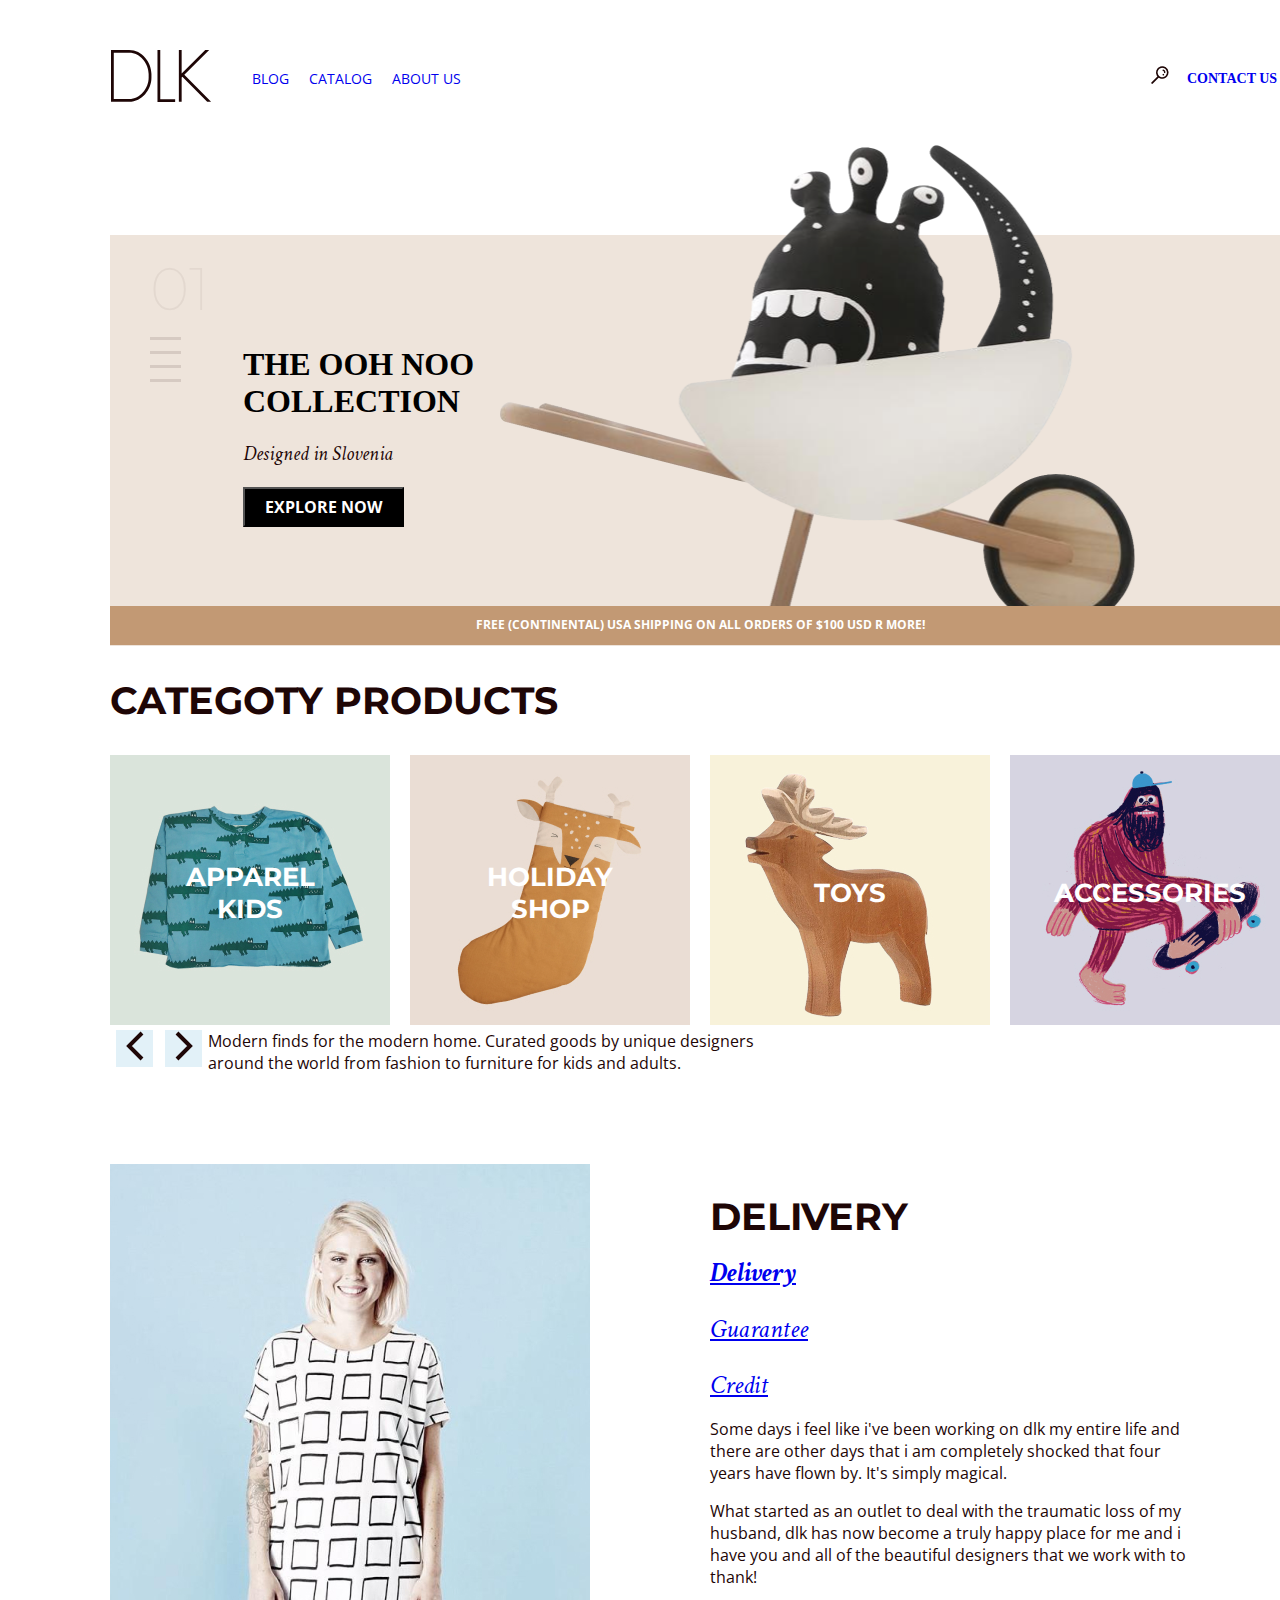
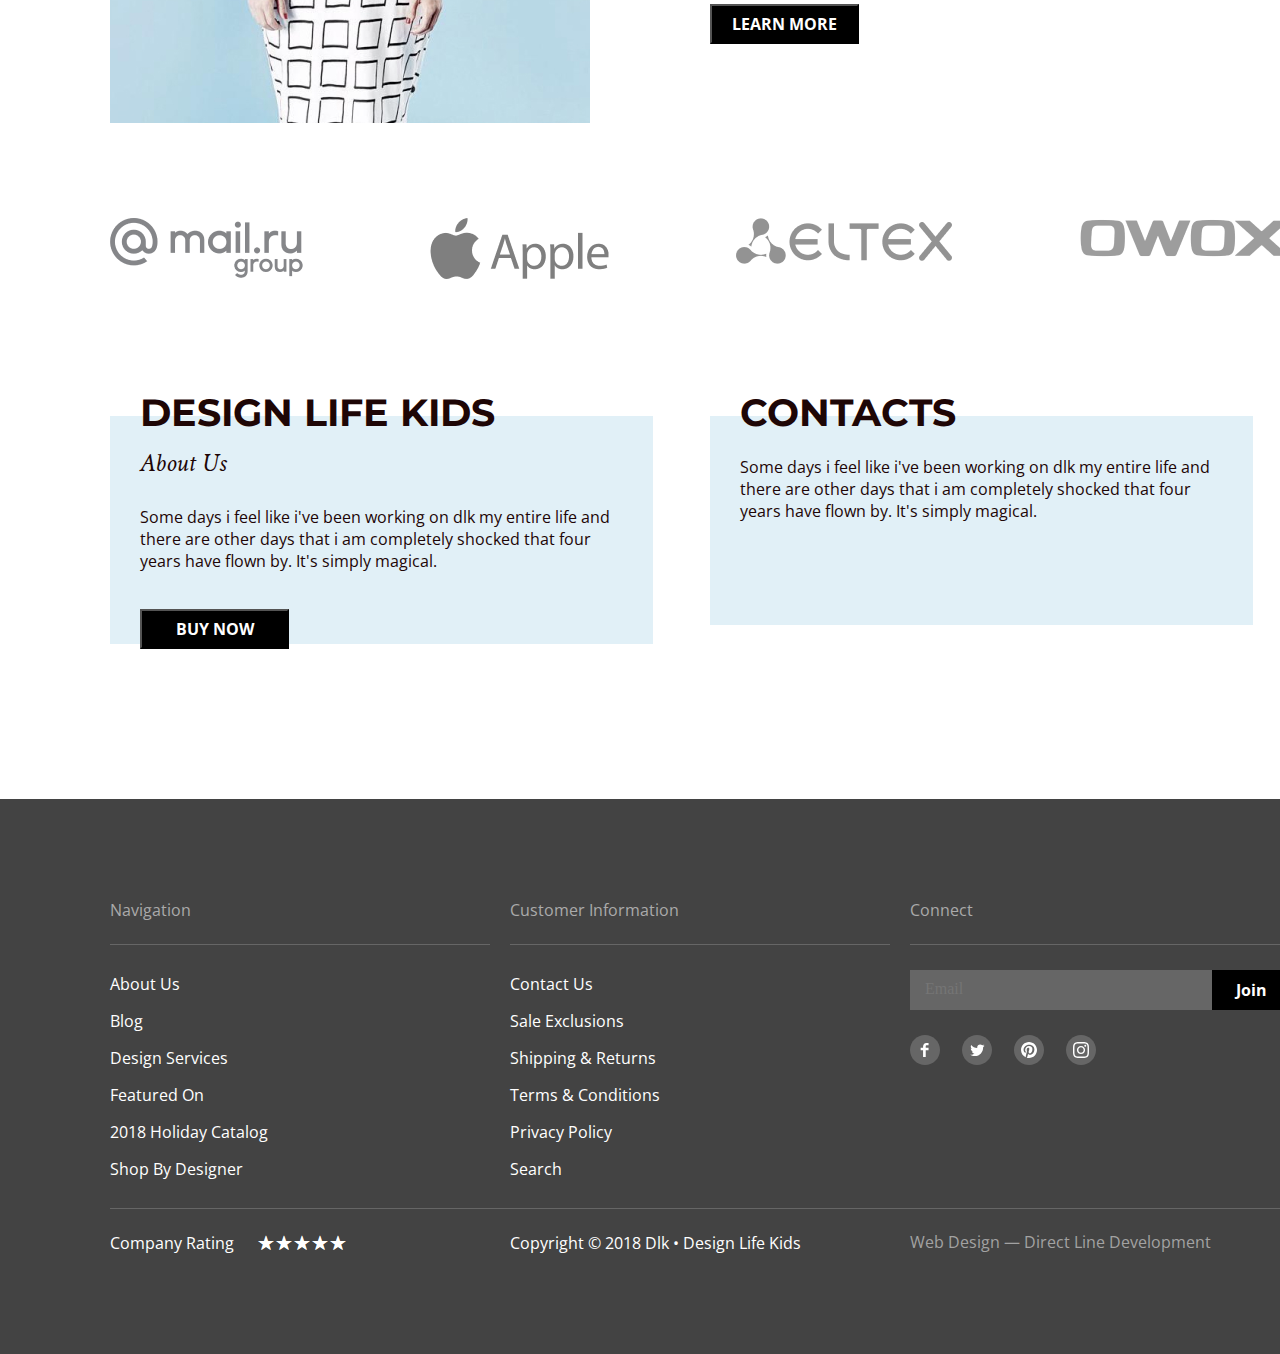
<file: index.html>
<!DOCTYPE html>
<html lang="en">
<head>
    <meta charset="UTF-8">
    <meta http-equiv="X-UA-Compatible" content="IE=edge">
    <meta name="viewport" content="width=device-width, initial-scale=1.0">
    <link rel="preconnect" href="https://fonts.googleapis.com">
    <link rel="preconnect" href="https://fonts.gstatic.com" crossorigin>
    <link href="https://fonts.googleapis.com/css2?family=Crimson+Text&family=Montserrat&family=Open+Sans&family=Roboto:wght@100&display=swap" rel="stylesheet"> 
    <link rel="stylesheet" href="./style/style.css">
    <link rel="stylesheet" href="./style/common.css">
    <link rel="stylesheet" href="./style/normolize.css">
    <title>Document</title>
</head>
<body>
    <header class="header">
        <a class="nav__logo" href="/index.html">
            <img src="./static/icons/logo.svg" alt="Logo">
        </a>
        <nav class="nav">
            <ul class="nav__list">
                <li class="nav__list_item">
                    <a class="nav__link" href="./pages/Blog.html">Blog</a>
                </li>
                <li class="nav__list_item">
                    <a class="nav__link" href="./pages/Catalog.html">Catalog</a>
                </li>        
                <li class="nav__list_item">
                    <a class="nav__link" href="#">About Us</a>
                </li>
            </ul>
            <ul class="nav__contact">
                <li class="contact_item">
                    <a class="contact__item_img" href="./pages/Contact  Us.html"> <img src="./static/icons/search.png" alt="search"> </a>
                </li>
                <li class="nav__list_itemContact">
                    <a class="contact_us" href="./pages/Contact  Us.html">Contact  Us </a>
                </li>
            </ul>
        </nav>  
    </header>     
    <main class="main">
            <section class="main__baner">
                <ul class="main__baner_list">
                    <li>
                        <p class="main__buner_subject">
                            01
                        </p>
                        <button class="main__baner_link">
                            
                        </button>
                        <button class="main__baner_link">
                            
                        </button>
                        <button class="main__baner_link">
                            
                        </button>
                        <button class="main__baner_link">
                            
                        </button>
                    </li>
                </ul>
                <section class="main__baner_sec">
                    <h1 class="main__baner_title "> 
                        THE OOH NOO COLLECTION 
                    </h1>
                    <p class="main__baner_text">
                        Designed in Slovenia 
                    </p>
                    <button class="main__button_baner banner-js">
                        EXPLORE NOW
                    </button>
                </section>
                <section>
                    <img class="main__baner_img" src="./static/img/baner.png" alt="baner">
                </section>
                <section class="main__baner_descSec">
                    <p class="main__baner_desc">
                        FREE (CONTINENTAL) USA SHIPPING ON ALL ORDERS OF $100 USD R MORE!
                    </p>
                </section>
            </section>
            <section class="main__category">
                <h2 class="main__category_title">
                    CATEGOTY PRODUCTS
                </h2>
                <ul class="main__category_list">
                    <li class="main__category_link">
                        <a href="#" class="category__list-link" >APPAREL <br> KIDS</a>
                        <img src="./static/img/image1.jpg" alt="">
                    </li>
                    <li class="main__category_link">
                        <a href="#" class="category__list-link" >HOLIDAY <br> SHOP</a>
                        <img src="./static/img/image2.jpg" alt="">
                    </li>
                    <li class="main__category_link">
                        <a href="../pages/Toys.html" class="category__list-link" >TOYS</a>
                        <img src="./static/img/image3.jpg" alt="">
                    </li>
                    <li class="main__category_link">
                        <a href="#" class="category__list-link" >ACCESSORIES</a>
                        <img src="./static/img/image4.jpg" alt="">
                    </li>
                </ul>
                <section class="categoty__sec">
                    <button class="main__category_button">
                        <img src="./static/icons/vectorl.svg" alt="">
                    </button>
                    <button class="main__category_button">
                        <img src="./static/icons/vectorp.svg" alt="">
                    </button>
                    <p class="main__category_slogan">
                        Modern finds for the modern home. Curated goods by unique designers around the world from fashion to furniture for kids and adults.
                    </p>
                </section>
            </section>
            <section class="main__delivery">
                <section>
                    <img src="./static/img/image5.jpg" alt="">
                </section>
                <section class="delivery">
                    <h2 class="main__delivery_title">
                        DELIVERY
                    </h2>
                    <ul class="delivery__list">
                        <li class="main__delivery_subtitle">
                            <a href="#">Delivery</a>
                        </li>
                        <li class="main__delivery_link">
                            <a href="#">Guarantee</a>
                        </li>
                        <li class="main__delivery_link">
                            <a href="#">Credit</a>
                        </li>
                    </ul>
                    <p class="main__delivery_text">
                        Some days i feel like i've been working on dlk my entire life and there are other days that i am completely shocked that four years have flown by. It's simply magical. 
                    </p>
                    <p class="main__delivery_text">
                        What started as an outlet to deal  with the traumatic loss of my husband, dlk has now become a truly happy place for me and i have you and all of the beautiful designers that we work with to thank!
                    </p>
                    <button href="#" class="main__delivery_button">LEARN MORE</button>
                </section>
            </section>
            <section class="main__logo">
                <h2 class="main__logo_title">
                    Logo
                </h2>
                <ul class="main__logo_list">
                    <li class="main__logo_item">
                        <img src="./static/img/mail.png" alt="logo mail">
                    </li>
                    <li class="main__logo_item">
                        <img src="./static/img/apple.png" alt="logo apple">
                    </li>
                    <li class="main__logo_item">
                        <img src="./static/img/eltex.png" alt="logo eltex">
                    </li>
                    <li class="main__logo_item">
                        <img src="./static/img/owox.png" alt="logo owox">
                    </li>
                </ul>
            </section>
            <div class="main__aside">
                <section class="main__aside_link">
                    <h2 class="main__aside_title">
                        DESIGN LIFE KIDS
                    </h2>
                    <p class="main__aside_subtitle">
                        About Us
                    </p>
                    <p class="main__aside_text">
                        Some days i feel like i've been working on dlk my entire life and there are other days that i am completely shocked that four years have flown by. It's simply magical.  
                    </p>
                    <button class="main__aside_button">
                        BUY NOW
                    </button>
                </section>
                <section class="main__contacts">
                    <h2 class="main__contacts_title">
                        CONTACTS
                    </h2>
                    <p class="main__contacts_text">
                        Some days i feel like i've been working on dlk my entire life and there are other days that i am completely shocked that four years have flown by. It's simply magical.
                    </p>
                    <div class="main__contacts_map">
                        <iframe src="https://www.google.com/maps/embed?pb=!1m18!1m12!1m3!1d1410.7398378434598!2d49.29041237114495!3d53.51183802124661!2m3!1f0!2f0!3f0!3m2!1i1024!2i768!4f13.1!3m3!1m2!1s0x416879a82611632d%3A0xb18d94ffcf91e387!2zREwgQWNhZGVteSDigJQg0LrRg9GA0YHRiyDQv9GA0L7Qs9GA0LDQvNC80LjRgNC-0LLQsNC90LjRjw!5e0!3m2!1sru!2sru!4v1661234062761!5m2!1sru!2sru" width="483" height="200" style="border:0;" allowfullscreen="" loading="lazy" referrerpolicy="no-referrer-when-downgrade"></iframe>
                    </div>
                </section>
            </div>
            
    </main>
    <footer class="footer">
        <section class="footer__nav">
            <h3 class="footer__nav_title">
                Navigation
            </h3>
            <hr class="hr-line">
            <ul class="footer__nav_list">
                <li class="footer__nav_item">
                    <a class="footer__color_text" href="#">About Us</a>
                </li>
                <li class="footer__nav_item">
                    <a  class="footer__color_text" href="./pages/Blog.html">Blog</a>
                </li>
                <li class="footer__nav_item">
                    <a  class="footer__color_text" href="#">Design Services</a>
                </li>
                <li class="footer__nav_item">
                    <a class="footer__color_text"  href="#">Featured On</a>
                </li>
                <li class="footer__nav_item">
                    <a  class="footer__color_text" href="#">2018 Holiday Catalog</a>
                </li>
                <li class="footer__nav_item">
                    <a class="footer__color_text"  href="#">Shop By Designer</a>
                </li>
            </ul>
            <hr class="hr-line1">
            <div class="rating">
                <p class="rating__caption" name="simple-raiting">Company Rating</p>
                <div class="simple-raiting">
                    <div class="simple-raiting__items">
                        <input id="simple-raiting__5" type="radio" class="simple-raiting__item" name="simple-raiting" value="5">
                        <label for="simple-raiting__5" class="simple-raiting__label" ></label>
                        <input id="simple-raiting__4" type="radio" class="simple-raiting__item" name="simple-raiting" value="4">
                        <label for="simple-raiting__4" class="simple-raiting__label" ></label>
                        <input id="simple-raiting__3" type="radio" class="simple-raiting__item" name="simple-raiting" value="3">
                        <label for="simple-raiting__3" class="simple-raiting__label" ></label>
                        <input id="simple-raiting__2" type="radio" class="simple-raiting__item" name="simple-raiting" value="2">
                        <label for="simple-raiting__2" class="simple-raiting__label" ></label>
                        <input id="simple-raiting__1" type="radio" class="simple-raiting__item" name="simple-raiting" value="1">
                        <label for="simple-raiting__1" class="simple-raiting__label" ></label>
                    </div>
                </div>
            </div>
        </section>
        <section class="footer__info" >
            <h3 class="footer__info_title">
                Customer Information
            </h3>
            <hr class="hr-line">
            <ul class="footer__info_list">
                <li class="footer__info_item">
                    <a class="footer__color_text" href="./pages/Contact  Us.html">Contact Us</a>
                </li>
                <li class="footer__info_item">
                    <a class="footer__color_text" href="#">Sale Exclusions</a>
                </li>
                <li class="footer__info_item">
                    <a class="footer__color_text" href="#">Shipping & Returns</a>
                </li>
                <li class="footer__info_item">
                    <a class="footer__color_text" href="#">Terms & Conditions</a>
                </li>
                <li class="footer__info_item">
                    <a class="footer__color_text" href="#">Privacy Policy</a>
                </li>
                <li class="footer__info_item">
                    <a class="footer__color_text" href="#">Search</a>
                </li>
            </ul>
            <p class="footer__info_text">
                Copyright © 2018 Dlk • Design Life Kids
            </p>
        </section>
        <section class="footer__connect">
            <h3 class="footer__connect_title">
                Connect
            </h3>
            <hr class="hr-line">
            <form action="#" class="footer__connect_email">
                <input type="Email" placeholder="Email" class="connect_email">
                <button class="footer__connect_button">
                    Join
                </button>
            </form>
            <ul class="footer__connect_list">
                <li class="footer__connect_item">
                    <a href="#"><img src="./static/icons/facebook.svg" alt="Facebook"></a>
                </li>
                <li class="footer__connect_item">
                    <a href="#"><img src="./static/icons/twitter.svg" alt="Twitter"></a>
                </li>
                <li class="footer__connect_item">
                    <a href="#"><img src="./static/icons/pinterest.svg" alt="Pinterest"></a>
                </li>
                <li class="footer__connect_item">
                    <a href="#"><img src="./static/icons/instagram.svg" alt="Instagram"></a>
                </li>
            </ul>
            <p class="footer__connect_text">
                Web Design — Direct Line Development
            </p>
        </section>
    </footer>
    <section class="popup">
        <h2 class="popup__title">Modal Block</h2>
        <form action="#" class="popup-form">
            <div class="popup__list">
                <div class="popup__list_name">
                    <label class="popup__name" for="input_name">Name</label>
                    <input class="popup__name_content" type="text" id="input_name">
                </div>
                <section class="popup__list_sec">
                    <div class="popup__list_phone">
                        <label class="popup__phone_item" for="input_phone">Phone</label>
                        <input class="popup__sec_content" type="tel" id="input_phone">
                    </div>
                    <div class="popup__list_email">
                        <label class="popup__email_item" for="input_email">Email</label>
                        <input class="popup__sec_content" type="email" id="input_email">
                    </div>
                </section>
                <div class="popup__list_massage">
                    <label class="popup__massage_item" for="textarea">Message</label>
                    <textarea class="popup__massage_content" name="" id="textarea" cols="30" rows="10"></textarea>
                </div>
                <div class="popup__list_box">
                    <input class="popup__box_item" type="checkbox" name="report" id="input_yes">
                    <label class="popup__box_text">By clicking on the button, you consent to the processing of your personal data</label>
                </div>
            </div>
            <button class="popup__button" type="submit">SUBMIT</button>
            <button class="popup-close">
				<svg aria-label="close-btn" width="15" height="15" viewBox="0 0 15 15" fill="none" xmlns="http://www.w3.org/2000/svg">
				<path d="M2.21902 14.6113C1.70029 15.1295 0.893368 15.1295 0.374636 14.6113C0.11527 14.3522 -6.13512e-07 14.0355 -5.9841e-07 13.69C-5.83308e-07 13.3445 0.11527 13.0278 0.374636 12.7687L5.64841 7.5L0.374637 2.23127C0.115271 1.97215 -7.23629e-08 1.65547 -5.72611e-08 1.30998C-4.21593e-08 0.964491 0.115271 0.647806 0.374637 0.388689C0.893369 -0.129545 1.70029 -0.129545 2.21902 0.388689L7.4928 5.65738L12.7666 0.38869C13.2853 -0.129545 14.0922 -0.129545 14.611 0.38869C15.1297 0.906924 15.1297 1.71304 14.611 2.23127L9.33718 7.5L14.611 12.7687C15.1297 13.287 15.1297 14.0931 14.611 14.6113C14.0922 15.1295 13.2853 15.1295 12.7666 14.6113L7.4928 9.34258L2.21902 14.6113Z" fill="#FFFFFF"/>
				</svg>
			</button>
        </form>
    </section>
    <script src="js/index.js"></script>
</body>
</html>
</file>
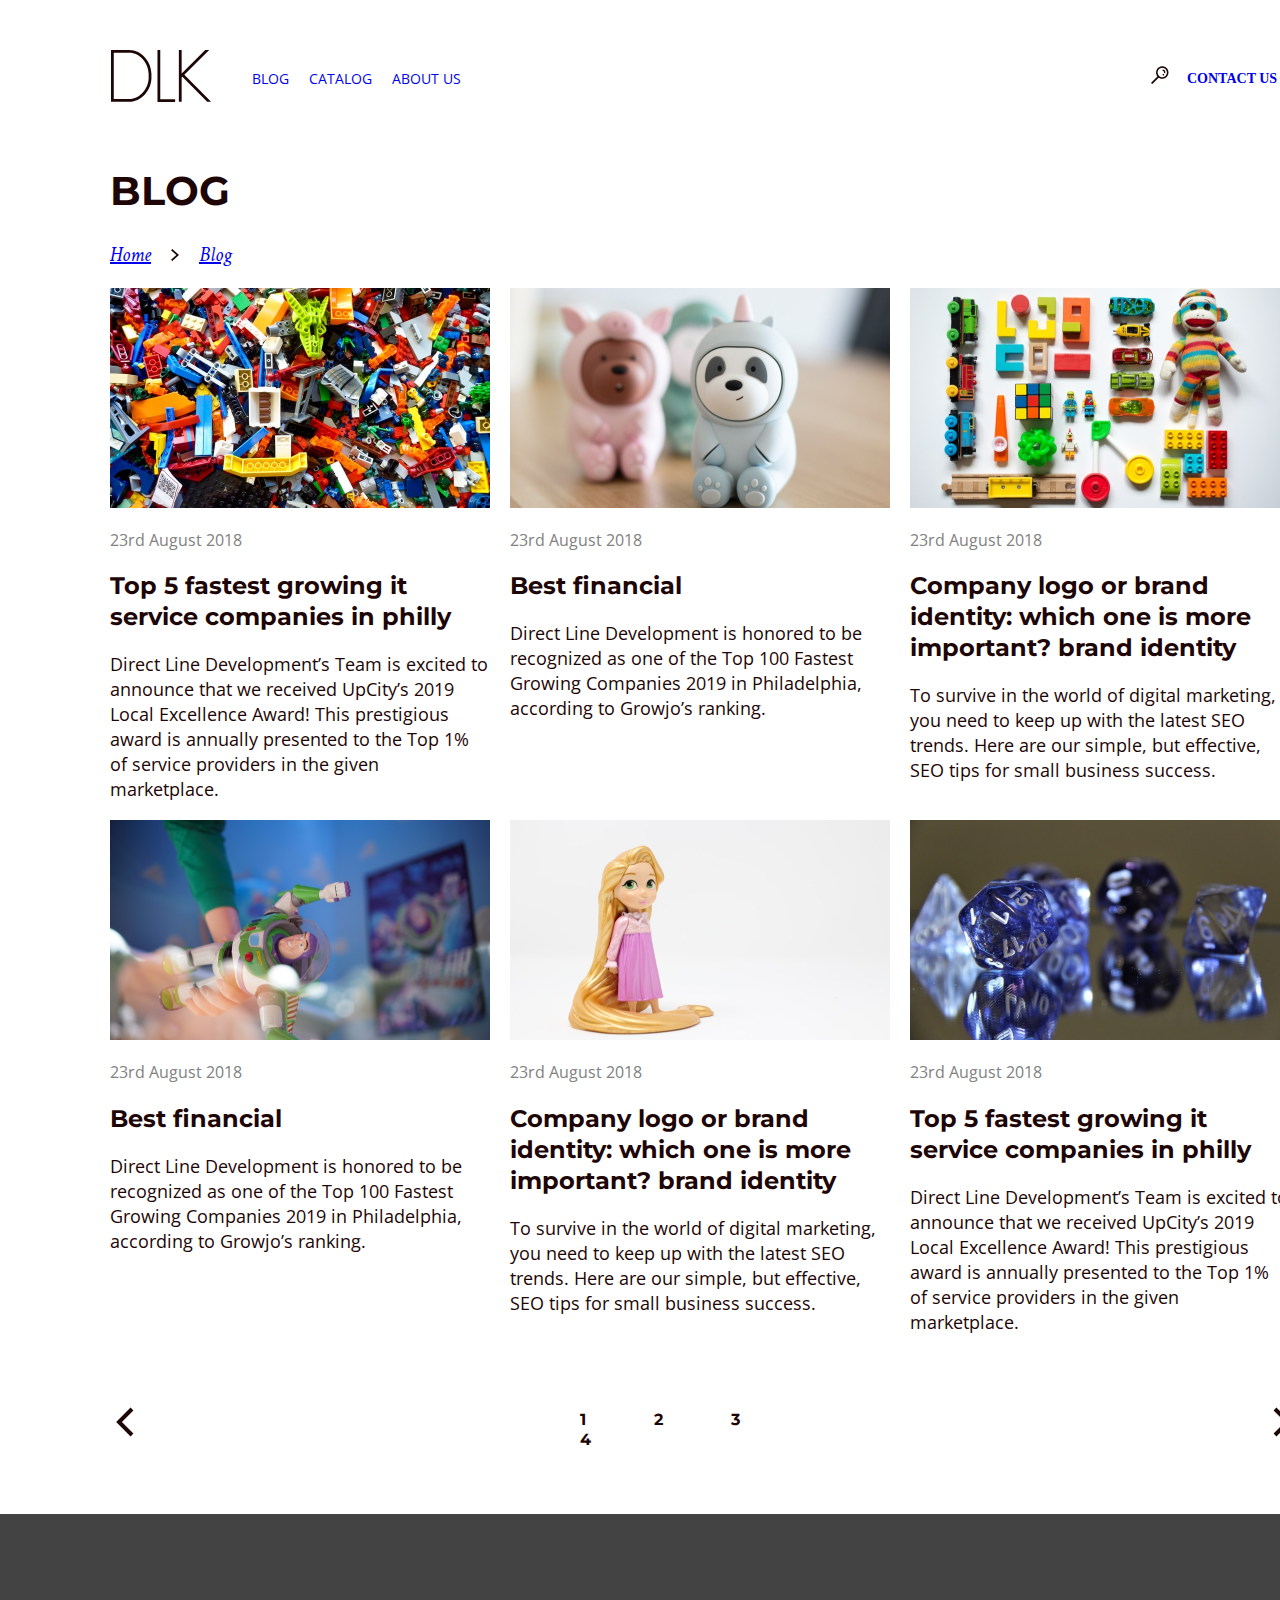
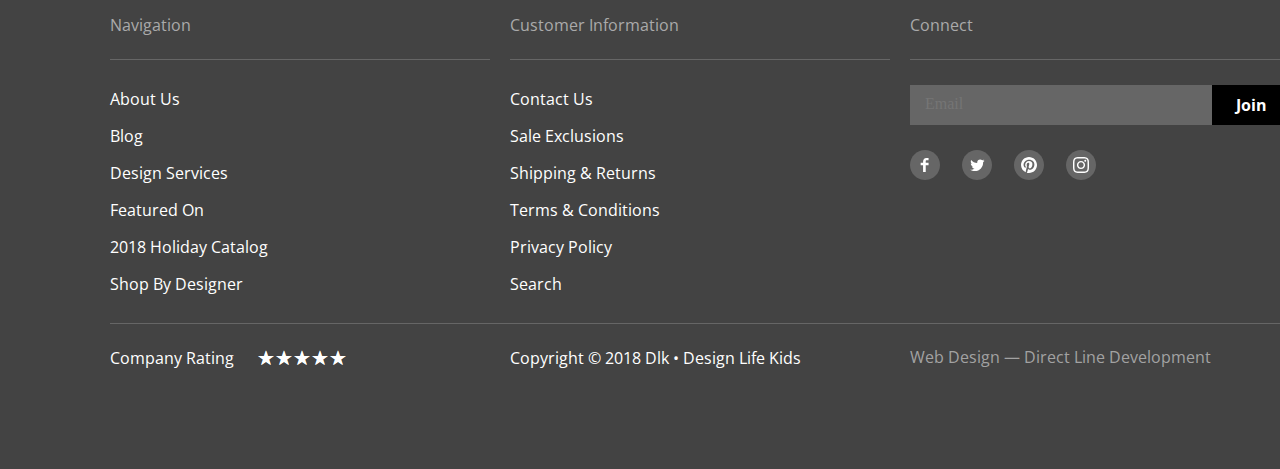
<file: pages/Blog.html>
<!DOCTYPE html>
<html lang="en">
<head>
    <meta charset="UTF-8">
    <meta http-equiv="X-UA-Compatible" content="IE=edge">
    <meta name="viewport" content="width=device-width, initial-scale=1.0">
    <link rel="preconnect" href="https://fonts.googleapis.com">
    <link rel="preconnect" href="https://fonts.gstatic.com" crossorigin>
    <link href="https://fonts.googleapis.com/css2?family=Crimson+Text&family=Montserrat&family=Open+Sans&display=swap" rel="stylesheet"> 
    <link rel="stylesheet" href="../style/blog.css">
    <link rel="stylesheet" href="../style/common.css">
    <link rel="stylesheet" href="../style/normolize.css">
    <title>BLog</title>
</head>
<body>
    <header class="header">
        <a class="nav__logo" href="/index.html">
            <img src="../static/icons/logo.svg" alt="Logo">
        </a>
        <nav class="nav">
            <ul class="nav__list">
                <li class="nav__list_item">
                    <a class="nav__link" href="../pages/Blog.html">Blog</a>
                </li>
                <li class="nav__list_item">
                    <a class="nav__link" href="../pages/Catalog.html">Catalog</a>
                </li>        
                <li class="nav__list_item">
                    <a class="nav__link" href="#">About Us</a>
                </li>
            </ul>
            <ul class="nav__contact">
                <li class="contact_item">
                    <a class="contact__item_img" href="../pages/Contact  Us.html"> <img src="../static/icons/search.png" alt="search"> </a>
                </li>
                <li class="nav__list_itemContact">
                    <a class="contact_us" href="../pages/Contact  Us.html">Contact  Us </a>
                </li>
            </ul>
        </nav>  
    </header>     
    <main class="main">
        <section>
            <h1 class="main__h1">
                Blog
            </h1>
            <ul class="main__blog">
                <li class="main__blog_list">
                    <a href="../index.html">Home</a>
                </li>
                <img src="../static/icons/stroke.svg" alt="" class="main__blog_list">
                <li class="main__blog_list">
                    <a href="./Blog.html">Blog</a>
                </li>
            </ul>
            <section class="sec__blog">
                <ul class=" blog__list">
                    <li class="blog__list_item">
                        <img src="../static/img/blog1.jpg" alt="Top 5 fastest growing it service companies in philly">
                        <p class="blog__date">
                            23rd August 2018
                        </p>
                        <h2 class="blog__title">
                            Top 5 fastest growing it service companies in philly
                        </h2>
                        <p class="blog__text">
                            Direct Line Development’s Team is excited to announce that we received UpCity’s 2019 Local Excellence Award! This prestigious award is annually presented to the Top 1% of service providers in the given marketplace.
                        </p>
                    </li>
                    <li class="blog__list_item">
                        <img src="../static/img/blog2.jpg" alt="Best financial">
                        <p class="blog__date">
                            23rd August 2018
                        </p>
                        <h2 class="blog__title">
                            Best financial
                        </h2>
                        <p class="blog__text">
                            Direct Line Development is honored to be recognized as one of the Top 100 Fastest Growing Companies 2019 in Philadelphia, according to Growjo’s ranking.
                        </p>
                    </li>
                    <li class="blog__list_item">
                        <img src="../static/img/blog3.jpg" alt="Company logo or brand identity: which one is more important? brand identity">
                        <p class="blog__date">
                            23rd August 2018
                        </p>
                        <h2 class="blog__title">
                            Company logo or brand identity: which one is more important? brand identity
                        </h2>
                        <p class="blog__text">
                            To survive in the world of digital marketing, you need to keep up with the latest SEO trends. Here are our simple, but effective, SEO tips for small business success.
                        </p>
                    </li>
                    <li class="blog__list_item">
                        <img src="../static/img/blog4.jpg" alt="Best financial">
                        <p class="blog__date">
                            23rd August 2018
                        </p>
                        <h2 class="blog__title">
                            Best financial
                        </h2>
                        <p class="blog__text">
                            Direct Line Development is honored to be recognized as one of the Top 100 Fastest Growing Companies 2019 in Philadelphia, according to Growjo’s ranking.
                        </p>
                    </li>
                    <li class="blog__list_item">
                        <img src="../static/img/blog5.jpg" alt="Company logo or brand identity: which one is more important? brand identity">
                        <p class="blog__date">
                            23rd August 2018
                        </p>
                        <h2 class="blog__title">
                            Company logo or brand identity: which one is more important? brand identity
                        </h2>
                        <p class="blog__text">
                            To survive in the world of digital marketing, you need to keep up with the latest SEO trends. Here are our simple, but effective, SEO tips for small business success.
                        </p>
                    </li>
                    <li class="blog__list_item">
                        <img src="../static/img/blog6.jpg" alt="Top 5 fastest growing it service companies in philly">
                        <p class="blog__date">
                            23rd August 2018
                        </p>
                        <h2 class="blog__title">
                            Top 5 fastest growing it service companies in philly
                        </h2>
                        <p class="blog__text">
                            Direct Line Development’s Team is excited to announce that we received UpCity’s 2019 Local Excellence Award! This prestigious award is annually presented to the Top 1% of service providers in the given marketplace.
                        </p>
                    </li>
                </ul>
            </section>
            <div class="blog__items">
                <button class="blog__link" href="#"><img src="../static/icons/vectorl.svg" alt="" ></button>
                <div class="blog__list_button">
                    <button class="blog__button" href="#">
                        1
                    </button>
                    <button class="blog__button" href="#">
                        2
                    </button>
                    <button class="blog__button" href="#">
                        3
                    </button>
                    <button class="blog__button" href="#">
                        4
                    </button>
                </div>
                <button class="blog__link" href="#"><img src="../static/icons/vectorp.svg" alt="" ></button>
            </div>
        </section>
    </main>
    <footer class="footer">
        <section class="footer__nav">
            <h3 class="footer__nav_title">
                Navigation
            </h3>
            <hr class="hr-line">
            <ul class="footer__nav_list">
                <li class="footer__nav_item">
                    <a class="footer__color_text" href="#">About Us</a>
                </li>
                <li class="footer__nav_item">
                    <a  class="footer__color_text" href="../pages/Blog.html">Blog</a>
                </li>
                <li class="footer__nav_item">
                    <a  class="footer__color_text" href="#">Design Services</a>
                </li>
                <li class="footer__nav_item">
                    <a class="footer__color_text"  href="#">Featured On</a>
                </li>
                <li class="footer__nav_item">
                    <a  class="footer__color_text" href="#">2018 Holiday Catalog</a>
                </li>
                <li class="footer__nav_item">
                    <a class="footer__color_text"  href="#">Shop By Designer</a>
                </li>
            </ul>
            <hr class="hr-line1">
            <div class="rating">
                <p class="rating__caption"  >Company Rating</p>
                <div class="simple-raiting">
                    <div class="simple-raiting__items">
                        <input id="simple-raiting__5" type="radio" class="simple-raiting__item" name="simple-raiting" value="5">
                        <label for="simple-raiting__5" class="simple-raiting__label" ></label>
                        <input id="simple-raiting__4" type="radio" class="simple-raiting__item" name="simple-raiting" value="4">
                        <label for="simple-raiting__4" class="simple-raiting__label" ></label>
                        <input id="simple-raiting__3" type="radio" class="simple-raiting__item" name="simple-raiting" value="3">
                        <label for="simple-raiting__3" class="simple-raiting__label" ></label>
                        <input id="simple-raiting__2" type="radio" class="simple-raiting__item" name="simple-raiting" value="2">
                        <label for="simple-raiting__2" class="simple-raiting__label" ></label>
                        <input id="simple-raiting__1" type="radio" class="simple-raiting__item" name="simple-raiting" value="1">
                        <label for="simple-raiting__1" class="simple-raiting__label" ></label>
                    </div>
                </div>
            </div>
        </section>
        <section class="footer__info" >
            <h3 class="footer__info_title">
                Customer Information
            </h3>
            <hr class="hr-line">
            <ul class="footer__info_list">
                <li class="footer__info_item">
                    <a class="footer__color_text" href="./pages/Contact  Us.html">Contact Us</a>
                </li>
                <li class="footer__info_item">
                    <a class="footer__color_text" href="#">Sale Exclusions</a>
                </li>
                <li class="footer__info_item">
                    <a class="footer__color_text" href="#">Shipping & Returns</a>
                </li>
                <li class="footer__info_item">
                    <a class="footer__color_text" href="#">Terms & Conditions</a>
                </li>
                <li class="footer__info_item">
                    <a class="footer__color_text" href="#">Privacy Policy</a>
                </li>
                <li class="footer__info_item">
                    <a class="footer__color_text" href="#">Search</a>
                </li>
            </ul>
            <p class="footer__info_text">
                Copyright © 2018 Dlk • Design Life Kids
            </p>
        </section>
        <section class="footer__connect">
            <h3 class="footer__connect_title">
                Connect
            </h3>
            <hr class="hr-line">
            <form action="#" class="footer__connect_email">
                <input type="Email" placeholder="Email" class="connect_email">
                <button class="footer__connect_button">
                    Join
                </button>
            </form>
            <ul class="footer__connect_list">
                <li class="footer__connect_item">
                    <a href="#"><img src="../static/icons/facebook.svg" alt="Facebook"></a>
                </li>
                <li class="footer__connect_item">
                    <a href="#"><img src="../static/icons/twitter.svg" alt="Twitter"></a>
                </li>
                <li class="footer__connect_item">
                    <a href="#"><img src="../static/icons/pinterest.svg" alt="Pinterest"></a>
                </li>
                <li class="footer__connect_item">
                    <a href="#"><img src="../static/icons/instagram.svg" alt="Instagram"></a>
                </li>
            </ul>
            <p class="footer__connect_text">
                Web Design — Direct Line Development
            </p>
        </section>
    </footer>
</body>
</html>
</file>
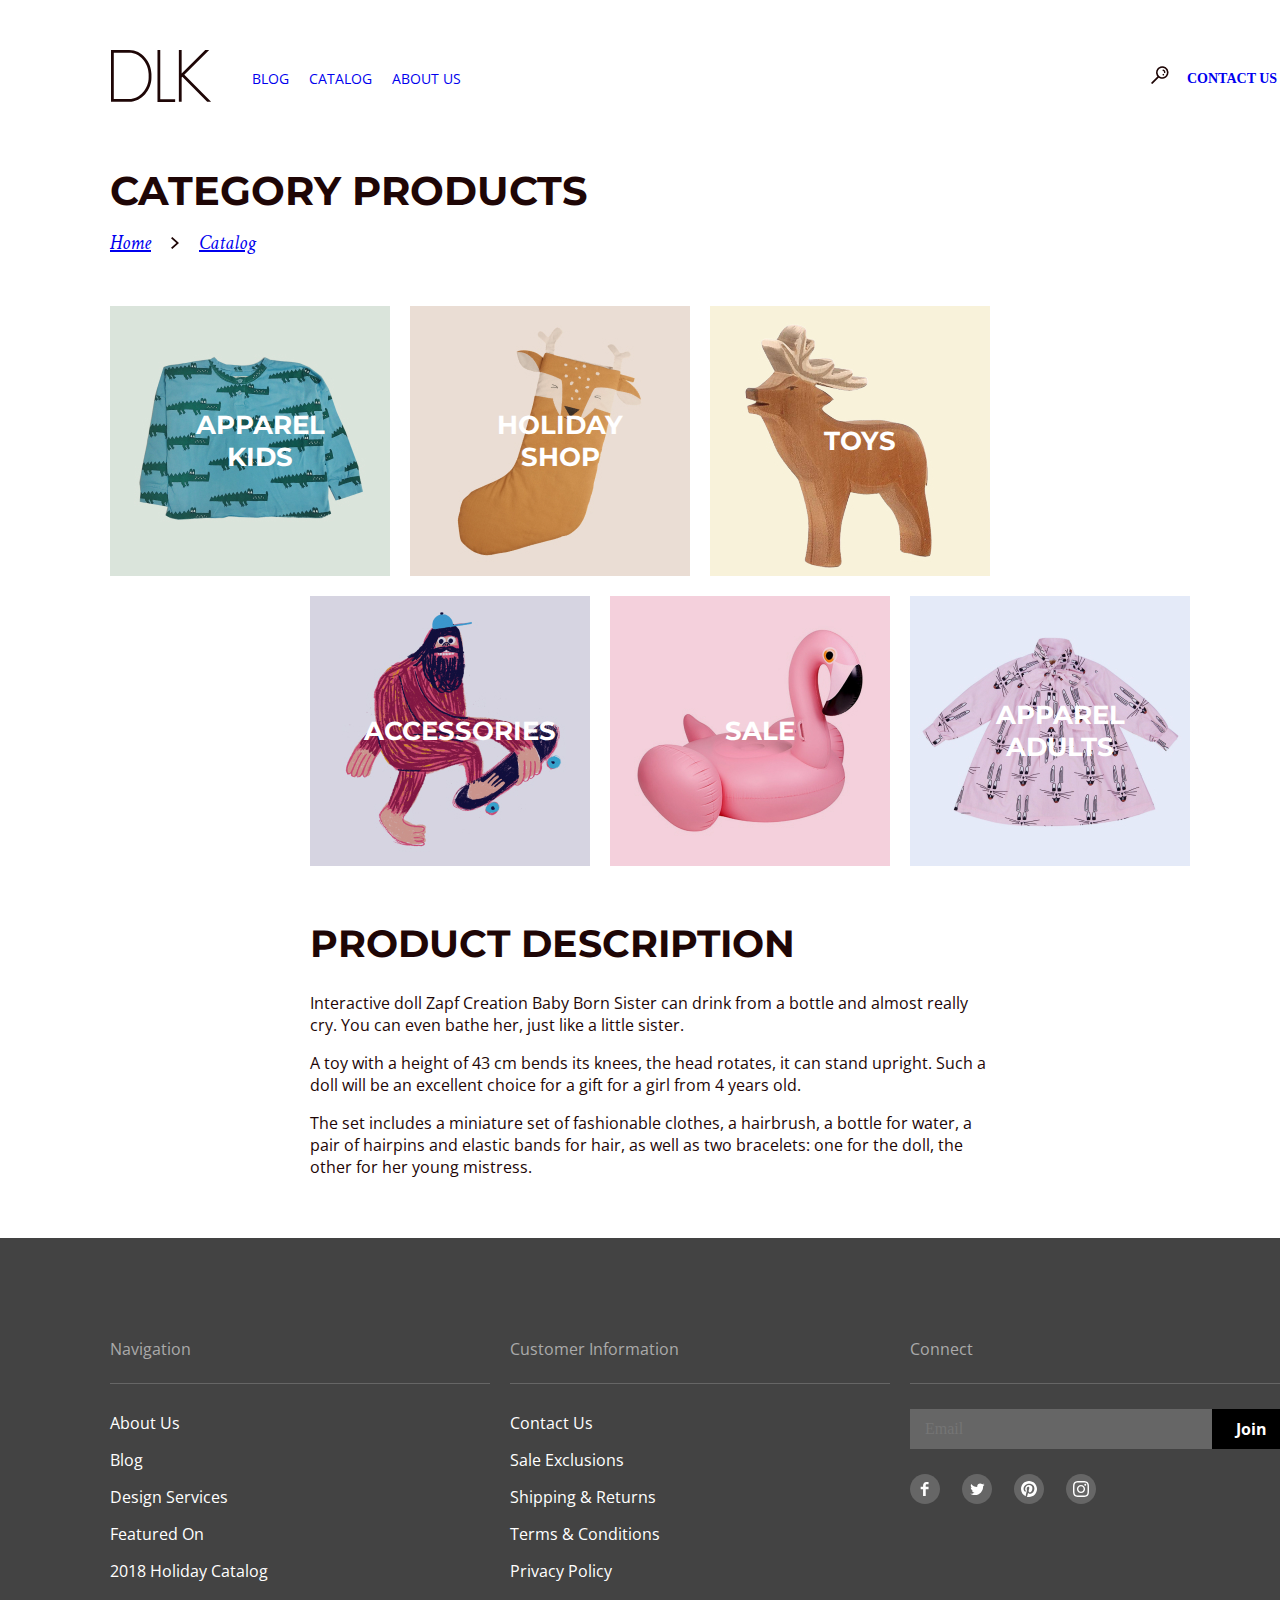
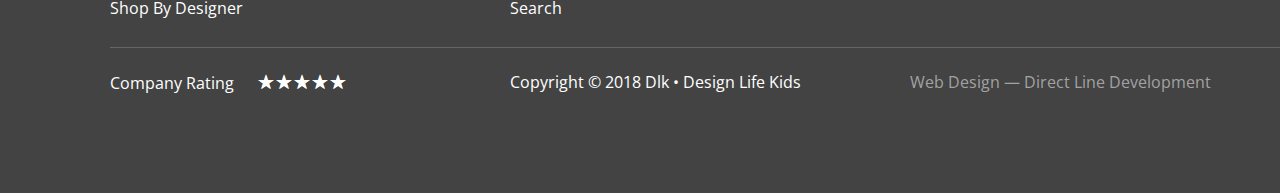
<file: pages/Catalog.html>
<!DOCTYPE html>
<html lang="en">
<head>
    <meta charset="UTF-8">
    <meta http-equiv="X-UA-Compatible" content="IE=edge">
    <meta name="viewport" content="width=device-width, initial-scale=1.0">
    <link rel="preconnect" href="https://fonts.googleapis.com">
    <link rel="preconnect" href="https://fonts.gstatic.com" crossorigin>
    <link href="https://fonts.googleapis.com/css2?family=Crimson+Text&family=Montserrat&family=Open+Sans&display=swap" rel="stylesheet"> 
    <link rel="stylesheet" href="../style/catalog.css">
    <link rel="stylesheet" href="../style/common.css">
    <link rel="stylesheet" href="../style/normolize.css">
    <title>Catalog</title>
</head>
<body>
    <header class="header">
        <a class="nav__logo" href="/index.html">
            <img src="../static/icons/logo.svg" alt="Logo">
        </a>
        <nav class="nav">
            <ul class="nav__list">
                <li class="nav__list_item">
                    <a class="nav__link" href="../pages/Blog.html">Blog</a>
                </li>
                <li class="nav__list_item">
                    <a class="nav__link" href="../pages/Catalog.html">Catalog</a>
                </li>        
                <li class="nav__list_item">
                    <a class="nav__link" href="#">About Us</a>
                </li>
            </ul>
            <ul class="nav__contact">
                <li class="contact_item">
                    <a class="contact__item_img" href="../pages/Contact  Us.html"> <img src="../static/icons/search.png" alt="search"> </a>
                </li>
                <li class="nav__list_itemContact">
                    <a class="contact_us" href="../pages/Contact  Us.html">Contact  Us </a>
                </li>
            </ul>
        </nav>  
    </header>   
    <main class="main">
        <section class="main__sec">
            <h1 class="main__title">
                CATEGORY PRODUCTS
            </h1>
            <ul class="main__list">
                <li class="main__items">
                    <a href="../index.html">Home</a>
                </li>
                <img src="../static/icons/stroke.svg" alt="" class="main__items">
                <li class="main__items">
                    <a href="./Catalog.html">Catalog</a>
                </li>
            </ul>
            <ul class="sec__list1">
                <li class="sec__list_item">
                    <a href="#" class="sec__list_items">APPAREL <br> KIDS</a>
                    <img src="../static/img/image1.jpg" alt="">
                </li>
                <li class="sec__list_item">
                    <a href="#" class="sec__list_items">HOLIDAY <br> SHOP</a>
                    <img src="../static/img/image2.jpg" alt="">
                </li>
                <li class="sec__list_item">
                    <a href="./Toys.html" class="sec__list_items">TOYS</a>
                    <img src="../static/img/image3.jpg" alt="">
                </li>
            </ul>
            <ul class="sec__list2">
                <li class="sec__list_item">
                    <a href="#" class="sec__list_items">ACCESSORIES</a>
                    <img src="../static/img/image4.jpg" alt="">
                </li>
                <li class="sec__list_item">
                    <a href="#" class="sec__list_items">SALE</a>
                    <img src="../static/img/image6.jpg" alt="">
                </li>
                <li class="sec__list_item">
                    <a href="#" class="sec__list_items">APPAREL <br> ADULTS</a>
                    <img src="../static/img/image7.jpg" alt="">
                </li>
            </ul>
        </section>
        <section class="sectext">
            <h2 class="sectext__subtitle">
                PRODUCT DESCRIPTION
            </h2>
            <p class="sectext_text">
                Interactive doll Zapf Creation Baby Born Sister can drink from a bottle and almost really cry. You can even bathe her, just like a little sister.
            </p>
            <p class="sectext_text">
                A toy with a height of 43 cm bends its knees, the head rotates, it can stand upright. Such a doll will be an excellent choice for a gift for a girl from 4 years old. 
            </p>
            <p class="sectext_text">
                The set includes a miniature set of fashionable clothes, a hairbrush, a bottle for water, a pair of hairpins and elastic bands for hair, as well as two bracelets: one for the doll, the other for her young mistress.
            </p>
        </section>
    </main>
    <footer class="footer">
        <section class="footer__nav">
            <h3 class="footer__nav_title">
                Navigation
            </h3>
            <hr class="hr-line">
            <ul class="footer__nav_list">
                <li class="footer__nav_item">
                    <a class="footer__color_text" href="#">About Us</a>
                </li>
                <li class="footer__nav_item">
                    <a  class="footer__color_text" href="../pages/Blog.html">Blog</a>
                </li>
                <li class="footer__nav_item">
                    <a  class="footer__color_text" href="#">Design Services</a>
                </li>
                <li class="footer__nav_item">
                    <a class="footer__color_text"  href="#">Featured On</a>
                </li>
                <li class="footer__nav_item">
                    <a  class="footer__color_text" href="#">2018 Holiday Catalog</a>
                </li>
                <li class="footer__nav_item">
                    <a class="footer__color_text"  href="#">Shop By Designer</a>
                </li>
            </ul>
            <hr class="hr-line1">
            <div class="rating">
                <p class="rating__caption"  >Company Rating</p>
                <div class="simple-raiting">
                    <div class="simple-raiting__items">
                        <input id="simple-raiting__5" type="radio" class="simple-raiting__item" name="simple-raiting" value="5">
                        <label for="simple-raiting__5" class="simple-raiting__label" ></label>
                        <input id="simple-raiting__4" type="radio" class="simple-raiting__item" name="simple-raiting" value="4">
                        <label for="simple-raiting__4" class="simple-raiting__label" ></label>
                        <input id="simple-raiting__3" type="radio" class="simple-raiting__item" name="simple-raiting" value="3">
                        <label for="simple-raiting__3" class="simple-raiting__label" ></label>
                        <input id="simple-raiting__2" type="radio" class="simple-raiting__item" name="simple-raiting" value="2">
                        <label for="simple-raiting__2" class="simple-raiting__label" ></label>
                        <input id="simple-raiting__1" type="radio" class="simple-raiting__item" name="simple-raiting" value="1">
                        <label for="simple-raiting__1" class="simple-raiting__label" ></label>
                    </div>
                </div>
            </div>
        </section>
        <section class="footer__info" >
            <h3 class="footer__info_title">
                Customer Information
            </h3>
            <hr class="hr-line">
            <ul class="footer__info_list">
                <li class="footer__info_item">
                    <a class="footer__color_text" href="./pages/Contact  Us.html">Contact Us</a>
                </li>
                <li class="footer__info_item">
                    <a class="footer__color_text" href="#">Sale Exclusions</a>
                </li>
                <li class="footer__info_item">
                    <a class="footer__color_text" href="#">Shipping & Returns</a>
                </li>
                <li class="footer__info_item">
                    <a class="footer__color_text" href="#">Terms & Conditions</a>
                </li>
                <li class="footer__info_item">
                    <a class="footer__color_text" href="#">Privacy Policy</a>
                </li>
                <li class="footer__info_item">
                    <a class="footer__color_text" href="#">Search</a>
                </li>
            </ul>
            <p class="footer__info_text">
                Copyright © 2018 Dlk • Design Life Kids
            </p>
        </section>
        <section class="footer__connect">
            <h3 class="footer__connect_title">
                Connect
            </h3>
            <hr class="hr-line">
            <form action="#" class="footer__connect_email">
                <input type="Email" placeholder="Email" class="connect_email">
                <button class="footer__connect_button">
                    Join
                </button>
            </form>
            <ul class="footer__connect_list">
                <li class="footer__connect_item">
                    <a href="#"><img src="../static/icons/facebook.svg" alt="Facebook"></a>
                </li>
                <li class="footer__connect_item">
                    <a href="#"><img src="../static/icons/twitter.svg" alt="Twitter"></a>
                </li>
                <li class="footer__connect_item">
                    <a href="#"><img src="../static/icons/pinterest.svg" alt="Pinterest"></a>
                </li>
                <li class="footer__connect_item">
                    <a href="#"><img src="../static/icons/instagram.svg" alt="Instagram"></a>
                </li>
            </ul>
            <p class="footer__connect_text">
                Web Design — Direct Line Development
            </p>
        </section>
    </footer>
</body>
</html>
</file>
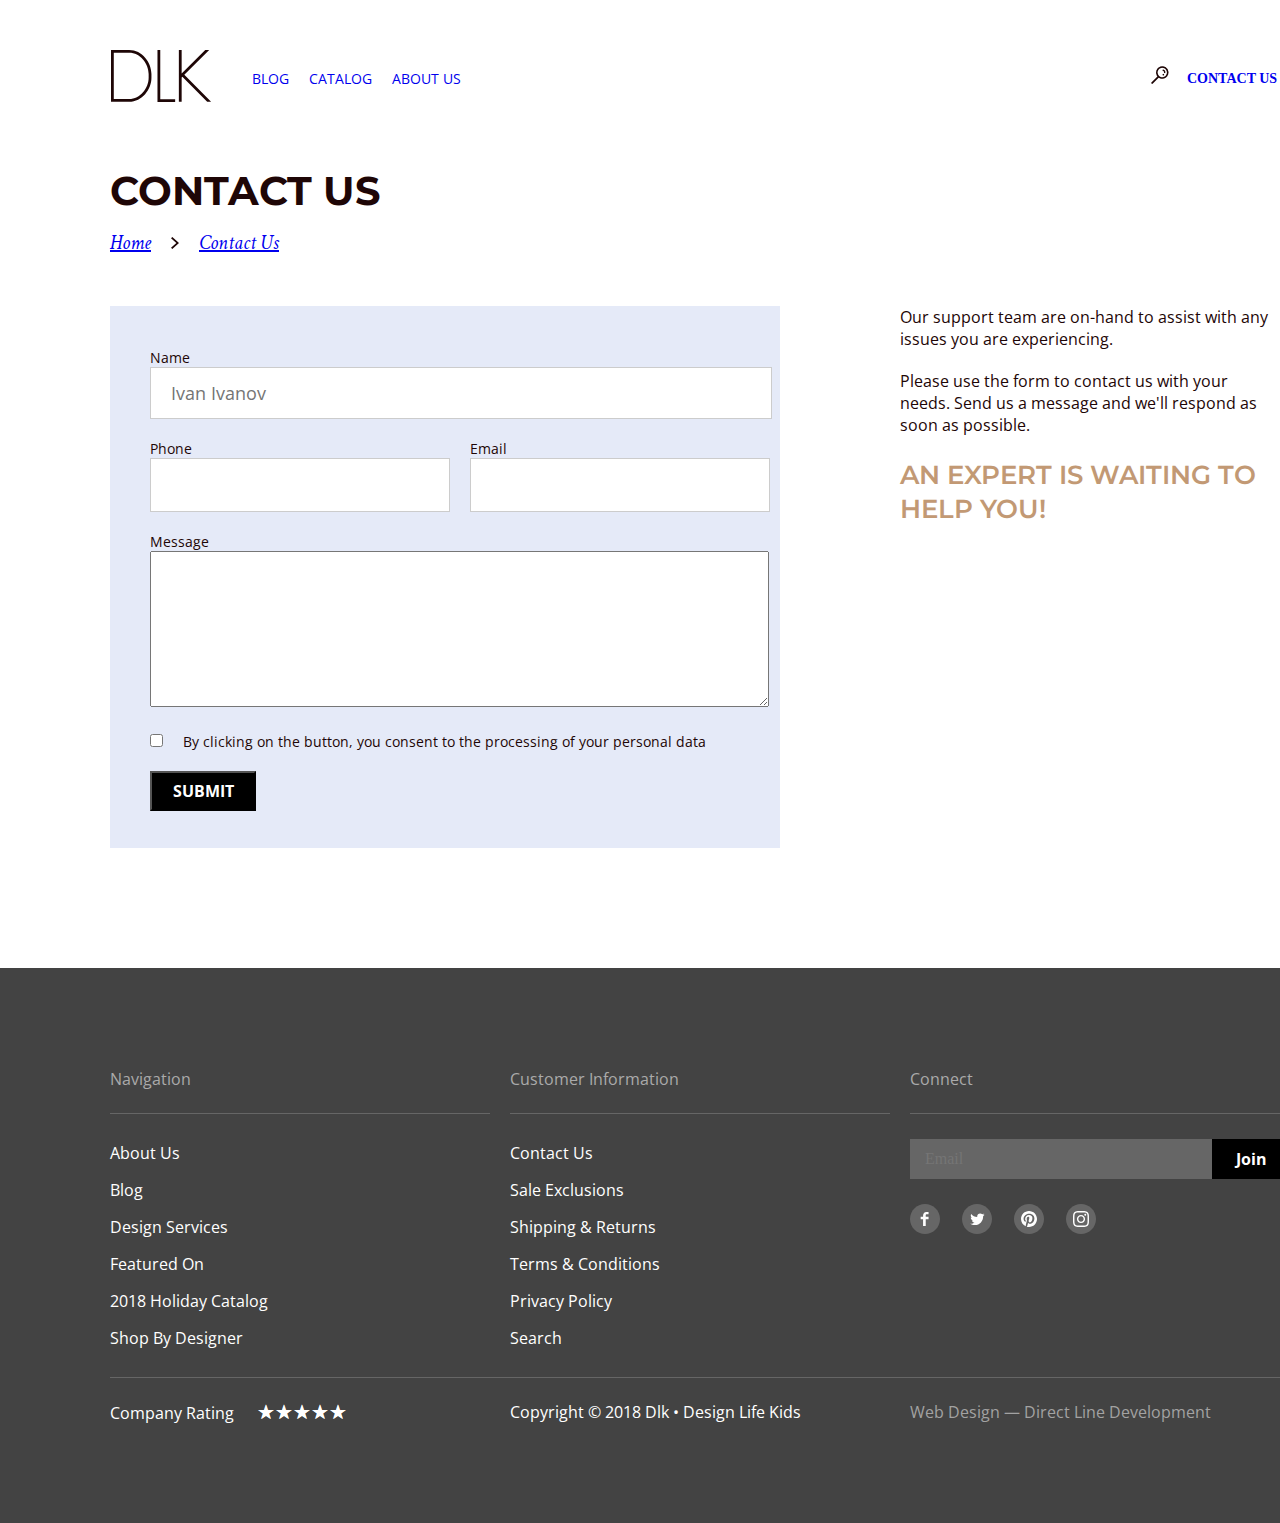
<file: pages/Contact  Us.html>
<!DOCTYPE html>
<html lang="en">
<head>
    <meta charset="UTF-8">
    <meta http-equiv="X-UA-Compatible" content="IE=edge">
    <meta name="viewport" content="width=device-width, initial-scale=1.0">
    <link rel="preconnect" href="https://fonts.googleapis.com">
    <link rel="preconnect" href="https://fonts.gstatic.com" crossorigin>
    <link href="https://fonts.googleapis.com/css2?family=Crimson+Text&family=Montserrat&family=Open+Sans&display=swap" rel="stylesheet"> 
    <link rel="stylesheet" href="../style/contact us.css">
    <link rel="stylesheet" href="../style/common.css">
    <link rel="stylesheet" href="../style/normolize.css">
    <title>Contact Us</title>
</head>
<body>
    <header class="header">
        <a class="nav__logo" href="/index.html">
            <img src="../static/icons/logo.svg" alt="Logo">
        </a>
        <nav class="nav">
            <ul class="nav__list">
                <li class="nav__list_item">
                    <a class="nav__link" href="../pages/Blog.html">Blog</a>
                </li>
                <li class="nav__list_item">
                    <a class="nav__link" href="../pages/Catalog.html">Catalog</a>
                </li>        
                <li class="nav__list_item">
                    <a class="nav__link" href="#">About Us</a>
                </li>
            </ul>
            <ul class="nav__contact">
                <li class="contact_item">
                    <a class="contact__item_img" href="../pages/Contact  Us.html"> <img src="../static/icons/search.png" alt="search"> </a>
                </li>
                <li class="nav__list_itemContact">
                    <a class="contact_us" href="../pages/Contact  Us.html">Contact  Us </a>
                </li>
            </ul>
        </nav>  
    </header>    
    <main class="main">
        <section>
            <h1 class="main__title">
                CONTACT US
            </h1>
            <ul class="main__contact">
                <li class="main__contact_list">
                    <a href="../index.html">Home</a>
                </li>
                <img src="../static/icons/stroke.svg" alt="" class="main__contact_list">
                <li class="main__contact_list">
                    <a href="./Blog.html">Contact  Us</a>
                </li>
            </ul>
            <section class="section">
                <form class="form" action="#">
                        <div class="form__title">
                            <label class="form__name" for="input_name">Name</label>
                            <input class="form__name_input" type="text" id="input_name" placeholder="Ivan Ivanov">
                        </div>
                        <section class="form__sec">
                            <div class="form__phone">
                                <label class="form__phone_item" for="input_phone">Phone</label>
                                <input class="form__phone_input" type="tel" id="input_phone">
                            </div>
                            <div class="form__email">
                                <label class="form__email_item" for="input_email">Email</label>
                                <input class="form__email_input" type="email" id="input_email">
                            </div>
                        </section>
                        <div class="form__massage">
                            <label class="form__massage_item" for="textarea">Message</label>
                            <textarea class="form__massage_input"name="" id="textarea" cols="30" rows="10"></textarea>
                        </div>
                        <div class="form__box">
                            <input class="form__box_input" type="checkbox" name="report" id="input_yes">
                            <label class="form__box_text">By clicking on the button, you consent to the processing of your personal data</label>
                        </div>
                        <button class="form__button" type="submit">SUBMIT</button>
                </form>
                <section class="section__text">
                    <p class="contact__text">
                        Our support team are on-hand to assist with any issues you are experiencing.
                    </p>
                    <p class="contact__text">
                        Please use the form to contact us with your needs. Send us a message and we'll respond as soon as possible.
                    </p>
                    <h2 class="contact__title">
                        AN EXPERT IS WAITING TO HELP YOU!
                    </h2>
                </section>
            </section>
        </section>
    </main>
    <footer class="footer">
        <section class="footer__nav">
            <h3 class="footer__nav_title">
                Navigation
            </h3>
            <hr class="hr-line">
            <ul class="footer__nav_list">
                <li class="footer__nav_item">
                    <a class="footer__color_text" href="#">About Us</a>
                </li>
                <li class="footer__nav_item">
                    <a  class="footer__color_text" href="../pages/Blog.html">Blog</a>
                </li>
                <li class="footer__nav_item">
                    <a  class="footer__color_text" href="#">Design Services</a>
                </li>
                <li class="footer__nav_item">
                    <a class="footer__color_text"  href="#">Featured On</a>
                </li>
                <li class="footer__nav_item">
                    <a  class="footer__color_text" href="#">2018 Holiday Catalog</a>
                </li>
                <li class="footer__nav_item">
                    <a class="footer__color_text"  href="#">Shop By Designer</a>
                </li>
            </ul>
            <hr class="hr-line1">
            <div class="rating">
                <p class="rating__caption"  >Company Rating</p>
                <div class="simple-raiting">
                    <div class="simple-raiting__items">
                        <input id="simple-raiting__5" type="radio" class="simple-raiting__item" name="simple-raiting" value="5">
                        <label for="simple-raiting__5" class="simple-raiting__label" ></label>
                        <input id="simple-raiting__4" type="radio" class="simple-raiting__item" name="simple-raiting" value="4">
                        <label for="simple-raiting__4" class="simple-raiting__label" ></label>
                        <input id="simple-raiting__3" type="radio" class="simple-raiting__item" name="simple-raiting" value="3">
                        <label for="simple-raiting__3" class="simple-raiting__label" ></label>
                        <input id="simple-raiting__2" type="radio" class="simple-raiting__item" name="simple-raiting" value="2">
                        <label for="simple-raiting__2" class="simple-raiting__label" ></label>
                        <input id="simple-raiting__1" type="radio" class="simple-raiting__item" name="simple-raiting" value="1">
                        <label for="simple-raiting__1" class="simple-raiting__label" ></label>
                    </div>
                </div>
            </div>
        </section>
        <section class="footer__info" >
            <h3 class="footer__info_title">
                Customer Information
            </h3>
            <hr class="hr-line">
            <ul class="footer__info_list">
                <li class="footer__info_item">
                    <a class="footer__color_text" href="./pages/Contact  Us.html">Contact Us</a>
                </li>
                <li class="footer__info_item">
                    <a class="footer__color_text" href="#">Sale Exclusions</a>
                </li>
                <li class="footer__info_item">
                    <a class="footer__color_text" href="#">Shipping & Returns</a>
                </li>
                <li class="footer__info_item">
                    <a class="footer__color_text" href="#">Terms & Conditions</a>
                </li>
                <li class="footer__info_item">
                    <a class="footer__color_text" href="#">Privacy Policy</a>
                </li>
                <li class="footer__info_item">
                    <a class="footer__color_text" href="#">Search</a>
                </li>
            </ul>
            <p class="footer__info_text">
                Copyright © 2018 Dlk • Design Life Kids
            </p>
        </section>
        <section class="footer__connect">
            <h3 class="footer__connect_title">
                Connect
            </h3>
            <hr class="hr-line">
            <form action="#" class="footer__connect_email">
                <input type="Email" placeholder="Email" class="connect_email">
                <button class="footer__connect_button">
                    Join
                </button>
            </form>
            <ul class="footer__connect_list">
                <li class="footer__connect_item">
                    <a href="#"><img src="../static/icons/facebook.svg" alt="Facebook"></a>
                </li>
                <li class="footer__connect_item">
                    <a href="#"><img src="../static/icons/twitter.svg" alt="Twitter"></a>
                </li>
                <li class="footer__connect_item">
                    <a href="#"><img src="../static/icons/pinterest.svg" alt="Pinterest"></a>
                </li>
                <li class="footer__connect_item">
                    <a href="#"><img src="../static/icons/instagram.svg" alt="Instagram"></a>
                </li>
            </ul>
            <p class="footer__connect_text">
                Web Design — Direct Line Development
            </p>
        </section>
    </footer>
</body>
</html>
</file>
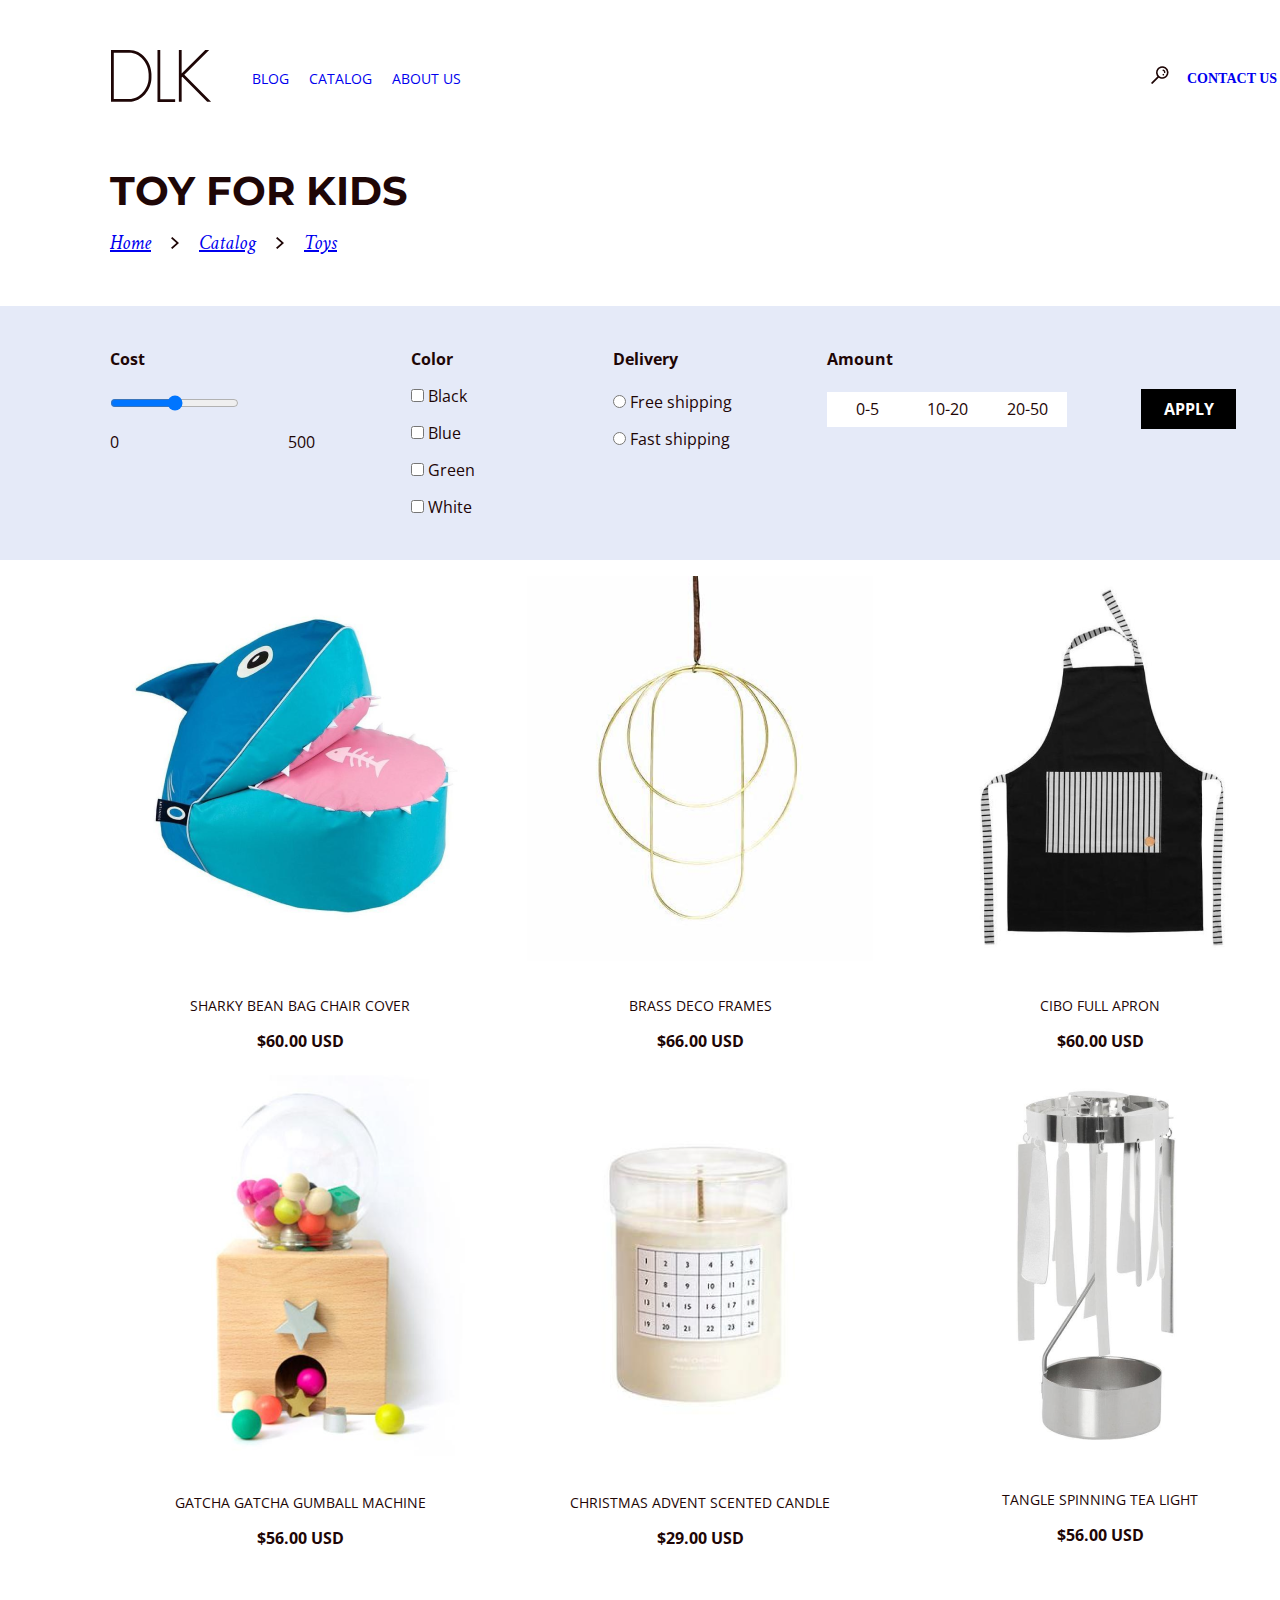
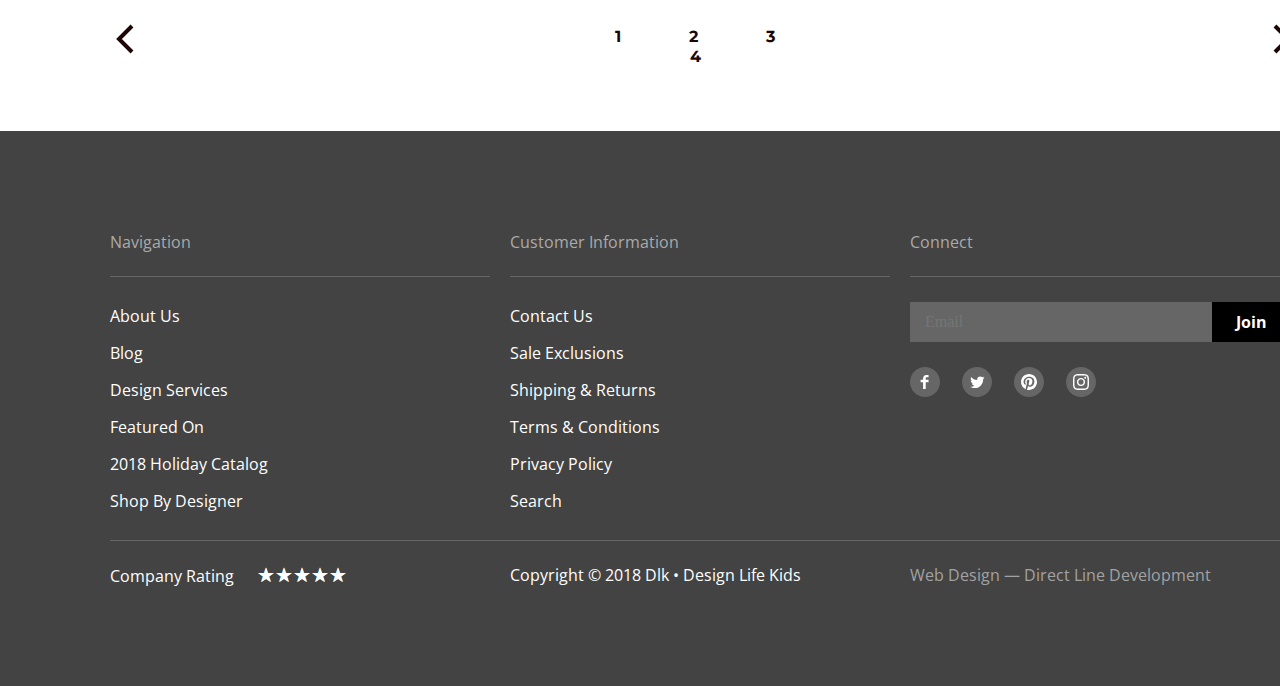
<file: pages/Toys.html>
<!DOCTYPE html>
<html lang="en">
<head>
    <meta charset="UTF-8">
    <meta http-equiv="X-UA-Compatible" content="IE=edge">
    <meta name="viewport" content="width=device-width, initial-scale=1.0">
    <link rel="preconnect" href="https://fonts.googleapis.com">
    <link rel="preconnect" href="https://fonts.gstatic.com" crossorigin>
    <link href="https://fonts.googleapis.com/css2?family=Crimson+Text&family=Montserrat&family=Open+Sans&display=swap" rel="stylesheet"> 
    <link rel="stylesheet" href="../style/toys.css">
    <link rel="stylesheet" href="../style/common.css">
    <link rel="stylesheet" href="../style/normolize.css">
    <title>Toys</title>
</head>
<body>
    <header class="header">
        <a class="nav__logo" href="/index.html">
            <img src="../static/icons/logo.svg" alt="Logo">
        </a>
        <nav class="nav">
            <ul class="nav__list">
                <li class="nav__list_item">
                    <a class="nav__link" href="../pages/Blog.html">Blog</a>
                </li>
                <li class="nav__list_item">
                    <a class="nav__link" href="../pages/Catalog.html">Catalog</a>
                </li>        
                <li class="nav__list_item">
                    <a class="nav__link" href="#">About Us</a>
                </li>
            </ul>
            <ul class="nav__contact">
                <li class="contact_item">
                    <a class="contact__item_img" href="../pages/Contact  Us.html"> <img src="../static/icons/search.png" alt="search"> </a>
                </li>
                <li class="nav__list_itemContact">
                    <a class="contact_us" href="../pages/Contact  Us.html">Contact  Us </a>
                </li>
            </ul>
        </nav>  
    </header>        
    <main class="main">
        <section>
            <h1 class="main__title">
                TOY FOR KIDS
            </h1>
            <ul class="main__title_list">
                <li class="main__title_item">
                    <a href="../index.html">Home</a>
                </li>
                <img src="../static/icons/stroke.svg" alt="" class="main__title_item">
                <li class="main__title_item">
                    <a href="./Catalog.html">Catalog</a>
                </li>
                <img src="../static/icons/stroke.svg" alt="" class="main__title_item">
                <li class="main__title_item">
                    <a href="./Toys.html">Toys</a>
                </li>
            </ul>
            <section class="sec">
                <fieldset class="sec__cost">
                    <legend class="sec__title">
                        Cost
                    </legend>
                    <input type="range" name="0-500" id="" class="sec__cost_input">
                    <div class="sec__cost_sec">
                        <p class="sec__cost_text">
                            0 
                        </p>
                        <p class="sec__cost_text">
                            500
                        </p>
                    </div>
                </fieldset>
                <fieldset class="sec__color">
                    <legend class="sec__title">
                        Color
                    </legend>
                    <div class="sec__color_input">
                        <input class="color__input_box" type="checkbox" name="Black" id="Color">
                        <label class="color__input_text" for="Black">Black</label>
                    </div>
                    <div class="sec__color_input">
                        <input class="color__input_box" type="checkbox" name="Blue" id="Color">
                        <label class="color__input_text" for="Blue">Blue</label>
                    </div>
                    <div class="sec__color_input">
                        <input class="color__input_box" type="checkbox" name="Green" id="Color">
                        <label class="color__input_text" for="Green">Green</label>
                    </div>
                    <div class="sec__color_input">
                        <input class="color__input_box" type="checkbox" name="White" id="Color">
                        <label class="color__input_text" for="White">White</label>
                    </div>
                </fieldset>
                <fieldset class="sec__delivery">
                    <legend class="sec__title">
                        Delivery
                    </legend>
                    <div class="sec__delivery_input">
                        <input class="delivery__input_box" type="radio" name="Delivery" id="free shipping">
                        <label class="delivery__input_text" for="free shipping">Free shipping</label>
                    </div>
                    <div class="sec__delivery_input">
                        <input class="delivery__input_box" type="radio" name="Delivery" id="fast shipping">
                        <label class="delivery__input_text" for="fast shipping">Fast shipping</label>
                    </div>
                </fieldset>
                <fieldset class="sec__amount">
                    <legend class="sec__title">
                        Amount
                    </legend>
                    <ul class="sec__amount_list">
                        <li>
                            <button class="amount__list_item">
                                0-5
                            </button>
                        </li>
                        <li>
                            <button class="amount__list_item">
                                10-20
                            </button>
                        </li>
                        <li>
                            <button class="amount__list_item">
                                20-50
                            </button>
                        </li>
                    </ul>
                </fieldset>
                <div class="sec__apply">
                    <button class="sec__apply_title">
                        Apply
                    </button>
                </div>
            </section>
            <section class="sec__catalog">
                <ul class="catalog__list">
                    <li class="catalog__list_item">
                        <img class="catalog__img" src="../static/img/sharky.png" alt="SHARKY BEAN BAG CHAIR COVER">
                        <h3 class="catalog__title">
                            SHARKY BEAN BAG CHAIR COVER
                        </h3>
                        <p class="catalog__price">
                            $60.00 USD
                        </p>
                    </li>
                    <li class="catalog__list_item">
                        <img class="catalog__img" src="../static/img/brassDecoFrames.png" alt="BRASS DECO FRAMES">
                        <h3 class="catalog__title">
                            BRASS DECO FRAMES
                        </h3>
                        <p class="catalog__price">
                            $66.00 USD
                        </p>
                    </li>
                    <li class="catalog__list_item">
                        <img class="catalog__img" src="../static/img/ciboFullApron.png" alt="CIBO FULL APRON">
                        <h3 class="catalog__title">
                            CIBO FULL APRON
                        </h3>
                        <p class="catalog__price">
                            $60.00 USD
                        </p>
                    </li>
                    <li class="catalog__list_item">
                        <img class="catalog__img" src="../static/img/gathaGumballMachine.png" alt="GATCHA GATCHA GUMBALL MACHINE">
                        <h3 class="catalog__title">
                            GATCHA GATCHA GUMBALL MACHINE
                        </h3>
                        <p class="catalog__price">
                            $56.00 USD
                        </p>
                    </li>
                    <li class="catalog__list_item">
                        <img class="catalog__img" src="../static/img/christmasAdventScentedCandle.png" alt="CHRISTMAS ADVENT SCENTED CANDLE">
                        <h3 class="catalog__title">
                            CHRISTMAS ADVENT SCENTED CANDLE
                        </h3>
                        <p class="catalog__price">
                            $29.00 USD
                        </p>
                    </li>
                    <li class="catalog__list_item">
                        <img class="catalog__img" src="../static/img/trangleSpinningTeaLight.png" alt="TANGLE SPINNING TEA LIGHT">
                        <h3 class="catalog__title">
                            TANGLE SPINNING TEA LIGHT
                        </h3>
                        <p class="catalog__price">
                            $56.00 USD
                        </p>
                    </li>
                </ul>
            </section>
            <div class="toys__items">
                <button class="toys__link" href="#"><img src="../static/icons/vectorl.svg" alt="" ></button>
                <div class="toys__list_button">
                    <button class="toys__button" href="#">1</button>
                    <button class="toys__button" href="#">2</button>
                    <button class="toys__button" href="#">3</button>
                    <button class="toys__button" href="#">4</button>
                </div>
                <button class="toys__link" href="#"><img src="../static/icons/vectorp.svg" alt="" ></button>
            </div>
        </section>
    </main>
    <footer class="footer">
        <section class="footer__nav">
            <h3 class="footer__nav_title">
                Navigation
            </h3>
            <hr class="hr-line">
            <ul class="footer__nav_list">
                <li class="footer__nav_item">
                    <a class="footer__color_text" href="#">About Us</a>
                </li>
                <li class="footer__nav_item">
                    <a  class="footer__color_text" href="../pages/Blog.html">Blog</a>
                </li>
                <li class="footer__nav_item">
                    <a  class="footer__color_text" href="#">Design Services</a>
                </li>
                <li class="footer__nav_item">
                    <a class="footer__color_text"  href="#">Featured On</a>
                </li>
                <li class="footer__nav_item">
                    <a  class="footer__color_text" href="#">2018 Holiday Catalog</a>
                </li>
                <li class="footer__nav_item">
                    <a class="footer__color_text"  href="#">Shop By Designer</a>
                </li>
            </ul>
            <hr class="hr-line1">
            <div class="rating">
                <p class="rating__caption"  >Company Rating</p>
                <div class="simple-raiting">
                    <div class="simple-raiting__items">
                        <input id="simple-raiting__5" type="radio" class="simple-raiting__item" name="simple-raiting" value="5">
                        <label for="simple-raiting__5" class="simple-raiting__label" ></label>
                        <input id="simple-raiting__4" type="radio" class="simple-raiting__item" name="simple-raiting" value="4">
                        <label for="simple-raiting__4" class="simple-raiting__label" ></label>
                        <input id="simple-raiting__3" type="radio" class="simple-raiting__item" name="simple-raiting" value="3">
                        <label for="simple-raiting__3" class="simple-raiting__label" ></label>
                        <input id="simple-raiting__2" type="radio" class="simple-raiting__item" name="simple-raiting" value="2">
                        <label for="simple-raiting__2" class="simple-raiting__label" ></label>
                        <input id="simple-raiting__1" type="radio" class="simple-raiting__item" name="simple-raiting" value="1">
                        <label for="simple-raiting__1" class="simple-raiting__label" ></label>
                    </div>
                </div>
            </div>
        </section>
        <section class="footer__info" >
            <h3 class="footer__info_title">
                Customer Information
            </h3>
            <hr class="hr-line">
            <ul class="footer__info_list">
                <li class="footer__info_item">
                    <a class="footer__color_text" href="./pages/Contact  Us.html">Contact Us</a>
                </li>
                <li class="footer__info_item">
                    <a class="footer__color_text" href="#">Sale Exclusions</a>
                </li>
                <li class="footer__info_item">
                    <a class="footer__color_text" href="#">Shipping & Returns</a>
                </li>
                <li class="footer__info_item">
                    <a class="footer__color_text" href="#">Terms & Conditions</a>
                </li>
                <li class="footer__info_item">
                    <a class="footer__color_text" href="#">Privacy Policy</a>
                </li>
                <li class="footer__info_item">
                    <a class="footer__color_text" href="#">Search</a>
                </li>
            </ul>
            <p class="footer__info_text">
                Copyright © 2018 Dlk • Design Life Kids
            </p>
        </section>
        <section class="footer__connect">
            <h3 class="footer__connect_title">
                Connect
            </h3>
            <hr class="hr-line">
            <form action="#" class="footer__connect_email">
                <input type="Email" placeholder="Email" class="connect_email">
                <button class="footer__connect_button">
                    Join
                </button>
            </form>
            <ul class="footer__connect_list">
                <li class="footer__connect_item">
                    <a href="#"><img src="../static/icons/facebook.svg" alt="Facebook"></a>
                </li>
                <li class="footer__connect_item">
                    <a href="#"><img src="../static/icons/twitter.svg" alt="Twitter"></a>
                </li>
                <li class="footer__connect_item">
                    <a href="#"><img src="../static/icons/pinterest.svg" alt="Pinterest"></a>
                </li>
                <li class="footer__connect_item">
                    <a href="#"><img src="../static/icons/instagram.svg" alt="Instagram"></a>
                </li>
            </ul>
            <p class="footer__connect_text">
                Web Design — Direct Line Development
            </p>
        </section>
    </footer>
</body>
</html>
</file>
<file: style/style.css>
/* Кнопки */
.main__button_baner{
    font-family: 'Open Sans', sans-serif;
    font-style: normal;
    font-weight: 700;
    font-size: 16px;
    line-height: 22px;
    color: #FFFFFF;
    background: #000000;
    width: 161px;
    height: 40px;
}
.main__delivery_button{
    font-family: 'Open Sans',sans-serif;
    font-style: normal;
    font-weight: 700;
    font-size: 16px;
    line-height: 22px;
    color: #FFFFFF;
    background: #000000;
    width: 149px;
    height: 40px;
}
.main__aside_button{
    font-family: 'Open Sans',sans-serif;
    font-style: normal;
    font-weight: 700;
    font-size: 16px;
    line-height: 22px;
    color: #FFFFFF;
    background: #000000;
    width: 149px;
    height: 40px;
}



/* Baner */

.main{
    margin-left: 110px;
}

.main__baner{
    display: flex;
    margin-top: 129px;
    background: #EEE4DB;
    width: 1180px;
    height: 411px;
    
}

.main__baner_list{
    margin: 0;
}

.main__buner_subject{
    display: flex;
    margin-top: 17px;
    margin-bottom: 10px;
    width: 61px;
    height: 74px;
    font-family: 'Montserrat',sans-serif;
    font-style: normal;
    font-weight: 200;
    font-size: 60px;
    line-height: 73px;
    color: rgba(30, 6, 6, 0.05)
}

.main__baner_link{
    display: flex;
    margin-top: 11px;
    width: 31px;
    height: 3px;
    background: #D6CAC2;
    border: none;
}
.main__baner_link:hover{
    background: #725F5B;
}

.main__baner_sec{
    position: absolute;
    width: 307px;
    left: 243px ;
    margin-top: 89px;
}

.main__baner_img{
    position: absolute;
    width: 635.49px;
    height: 461px;
    top: 145px;
    left: 500px;
}

.main__baner_desc{
    position: absolute;
    width: 1180px;
    height: 39px;
    background: #C29974;
    text-align: center;
    padding: 11px 0 0;
    box-sizing: border-box;
    top: 603px;
    left: 0;
    margin: 3px 110px;
}

/* category */

.main__category_list{
    display: flex;
    margin: 0 ;
    padding: 0;
}

.main__category_link{
    width: 280px;
    margin-right: 20px;
    position: relative;
}
.category__list-link:hover{
    text-decoration: underline;
}
.category__list-link:active{
    text-decoration: underline;
}

.category__list-link{
    text-decoration: none;
    position: absolute;
    text-align: center;
    top: 50%;
    left: 50%;
    margin-right: -50%;
    transform: translate(-50%, -50%)
}

.main__category_button{
    background: rgba(112, 187, 220, 0.2);
    border: none;
    width: 37px;
    height: 37px;
    margin: 0 6px;
}
.categoty__sec{
    display: flex;

}
.main__category_slogan{
    width: 580px;
    height: 44px;
    margin: 0 0 0 0;
}

/* delivery */

.main__delivery{
    display: flex;
    margin-top: 90px;
}
.main__delivery_title{
    margin: 0 0 0 0;
}

.delivery{
    margin-top: 30px;
    margin-left: 120px;
}

.delivery__list{
    display: block;
    padding: 0;
}

.main__delivery_link{
    margin-top: 22px;
}

.main__delivery_text{
    width: 480px;
}

.main__logo_list{
    display: flex;
    padding: 0;
    column-gap: 127px;
    margin-top: 91px;
}

.main__aside{
    display: flex;
    margin-bottom: 155px;
}

.main__aside_link{
    width: 543px;
    height: 228px;
    background: #E1F0F7;
    margin-top: 116px;
}

.main__aside_title{
    margin-top: -26px;
    margin-left: 30px;
    margin-bottom: 0;
}

.main__aside_subtitle{
    margin-top: 10px;
    margin-left: 30px;
}

.main__aside_text{
    margin-top: 10px;
    margin-left: 30px;
    width: 483px;
    height: 67px;
}

.main__aside_button{
    margin-top: 20px;
    margin-left: 30px;
}

.main__contacts{
    width: 543px;
    height: 209px;
    background: #E1F0F7;
    margin-left: 57px;
    margin-top: 116px;
}

.main__contacts_title{
    margin-top: -26px;
    margin-left: 30px;
    margin-bottom: 0;
}

.main__contacts_text{
    margin-top: 20px;
    margin-left: 30px;
    width: 483px;
    height: 66px;
}
.main__contacts_map{
    margin-top: 30px;
    margin-left: 30px;
}



/*шрифт*/
.main_buner_titl{
    font-family: 'Montserrat', sans-serif;
    font-style: normal;
    font-weight: 700;
    font-size: 40px;
    line-height: 110%;
    color: #1E0606;
}
.main__baner_text{
    font-family: 'Crimson Text', serif;
    font-style: italic;
    font-weight: 400;
    font-size: 20px;
    line-height: 26px;
    color: #1E0606;
}
.main__buner_subject{
    font-family: 'Montserrat', sans-serif
    font-style: normal;
    font-weight: 200;
    font-size: 60px;
    line-height: 73px;
    color: rgba(30, 6, 6, 0.05);
}
.main__baner_desc{
    font-family: 'Open Sans', sans-serif;
    font-style: normal;
    font-weight: 700;
    font-size: 12px;
    line-height: 16px;
    color: #FFFFFF;
}
.main__category_title{
    font-family: 'Montserrat',sans-serif;
    font-style: normal;
    font-weight: 700;
    font-size: 38px;
    line-height: 46px;
    color: #1E0606;
}
.category__list-link{
    font-family: 'Montserrat',sans-serif;
    font-style: normal;
    font-weight: 700;
    font-size: 26px;
    line-height: 32px;
    color: #FFFFFF;
}
.main__category_slogan{
    font-family: 'Open Sans',sans-serif;
    font-style: normal;
    font-weight: 400;
    font-size: 16px;
    line-height: 22px;
    color: #1E0606;
}
.main__delivery_title{
    font-family: 'Montserrat',sans-serif;
    font-style: normal;
    font-weight: 700;
    font-size: 38px;
    line-height: 46px;
    color: #1E0606;
}
.main__delivery_subtitle{
    font-family: 'Crimson Text',serif;
    font-style: italic;
    font-weight: 700;
    font-size: 26px;
    line-height: 34px;
    color: #1E0606;
}
.main__delivery_link{
    font-family: 'Crimson Text',serif;
    font-style: italic;
    font-weight: 400;
    font-size: 26px;
    line-height: 34px;
    color: #1E0606;
}
.main__delivery_text{
    font-family: 'Open Sans',sans-serif;
    font-style: normal;
    font-weight: 400;
    font-size: 16px;
    line-height: 22px;
    color: #1E0606;
}
.main__logo_title{
    display: none;
}
.main__aside_title{
    font-family: 'Montserrat';
    font-style: normal;
    font-weight: 700;
    font-size: 38px;
    line-height: 46px;
    color: #1E0606;
}
.main__aside_subtitle{
    font-family: 'Crimson Text';
    font-style: italic;
    font-weight: 400;
    font-size: 26px;
    line-height: 34px;
    color: #1E0606;
}
.main__aside_text{
    font-family: 'Open Sans';
    font-style: normal;
    font-weight: 400;
    font-size: 16px;
    line-height: 22px;
    color: #1E0606;
}
.main__contacts_title{
    font-family: 'Montserrat';
    font-style: normal;
    font-weight: 700;
    font-size: 38px;
    line-height: 46px;
    color: #1E0606;
}
.main__contacts_text{
    font-family: 'Open Sans';
    font-style: normal;
    font-weight: 400;
    font-size: 16px;
    line-height: 22px;
    color: #1E0606;
}

/* popup */

.popup {
    position: fixed;
    top: 0;
    left: 0;
    right: 0;
    background: rgba(125, 151, 218, 0.8);
    bottom: 0;
    z-index: 2;
    display: none;
    /* display: flex; */
    align-items: center;
    justify-content: center;
}

.popup__list{
    font-family: 'Roboto';
    font-style: normal;
    font-weight: 400;
    font-size: 14px;
    line-height: 16px;
    color: #1E0606;
    margin-left: 40px;
}

.popup__title{
    display: none;
}
.popup-open {
    display: flex;
}

.popup-form {
    width: 680px;
    background:#E5EAF8;
    position: relative;
    position: absolute;
    top: 50%;
    left: 50%;
    transform: translate(-50%,-50%);
}

.popup-close {
    border: none;
    color:  #FFFFFF;;
    background: transparent;
    position: absolute;
    top: 0;
    right: -30px;
    cursor: pointer;
}

.popup__list_name{
    margin-top: 42px;
    width: 600px;
}

.popup__name_content{
    box-sizing: border-box;
    width: 600px;
    height: 50px;
    background: #FFFFFF;
    border: 1px solid rgba(0, 0, 0, 0.2);
    padding: 0;
    margin-top: 6px;
}
.popup__list_sec{
    margin-top: 20px;
    display: flex;
    column-gap: 20px;
    width: 600px;
}

.popup__list_phone{
    width: 290px;
}

.popup__sec_content{
    width: 288px;
    height: 48px;
    background: #FFFFFF;
    border: 1px solid rgba(0, 0, 0, 0.2);
    padding: 0;
    margin-top: 6px;
}

.popup__list_email{
    width: 290px;
}
.popup__list_massage{
    width: 600px;
    margin-top: 20px;
}

.popup__massage_content{
    width: 598px;
    height: 150px;
    background: #FFFFFF;
    border: 1px solid rgba(0, 0, 0, 0.2);
    padding: 0;
    margin-top: 6px;
}

.popup__list_box{
    margin-top: 20px;
}
.popup__box_item{
    width: 19px;
    height: 19px;
    border: 2px solid #C29974;
    border-radius: 3px;
}
.popup__box_text{
    margin-left: 15px;
}
.popup__button{
    align-items: center;
    width: 106px;
    height: 40px;
    background: #C1C1C1;
    font-family: 'Open Sans';
    font-style: normal;
    font-weight: 700;
    font-size: 16px;
    line-height: 22px;
    color: #E1E1E1;
    margin: 20px 0 42px 40px;
    border: none;
}
</file>
<file: style/common.css>
li{
    list-style-type: none;
}

.header{
    margin-left: 110px;
}

.nav__link{
    text-decoration: none;
}
.contact_us{
    text-decoration: none;
}

.nav__list_item{
    font-family: "Open Sans",sans-serif;
    font-style: normal;
    font-size: 14px;
    line-height: 19px;
    display: flex;
    align-items: center;
    text-transform: uppercase;
    font-weight: 400;
    color: #1E0606;
}
.nav__list_itemContact{
    font-style: normal;
    font-size: 14px;
    line-height: 19px;
    display: flex;
    align-items: center;
    text-transform: uppercase;
    font-weight: 700;
    color: #1E0606;
}
/* FOOTER*/
.footer__color_text{
    color: #FFFFFF;
    text-decoration: none;
}

.footer__nav_title{
    font-family: 'Open Sans',sans-serif;
    font-style: normal;
    font-weight: 400;
    font-size: 16px;
    line-height: 22px;
    color: #AAAAAA;
    margin: 0;
    width: 300px;
}
.footer__info_title{
    font-family: 'Open Sans',sans-serif;
    font-style: normal;
    font-weight: 400;
    font-size: 16px;
    line-height: 22px;
    color: #AAAAAA;
    margin: 0;
}
.footer__connect_title{
    font-family: 'Open Sans',sans-serif;
    font-style: normal;
    font-weight: 400;
    font-size: 16px;
    line-height: 22px;
    color: #AAAAAA;
    margin: 0;
}
.footer__nav_list{
    font-family: 'Open Sans',sans-serif;
    font-style: normal;
    font-weight: 400;
    font-size: 16px;
    line-height: 22px;
    color: #FFFFFF;
}
.footer__info_list{
    font-family: 'Open Sans',sans-serif;
    font-style: normal;
    font-weight: 400;
    font-size: 16px;
    line-height: 22px;
    color: #FFFFFF;
}
.footer__connect_button{
    font-family: 'Open Sans',sans-serif;
    font-style: normal;
    font-weight: 700;
    font-size: 16px;
    line-height: 22px;
    color: #FFFFFF;
    background: #000000;
    width: 81px;
    height: 40px;
    border: none;
}
.footer__connect_text{
    font-family: 'Open Sans',sans-serif;
    font-style: normal;
    font-weight: 400;
    font-size: 16px;
    line-height: 22px;
    color: #A2A2A2;
}
.footer__info_text{
    font-family: 'Open Sans',sans-serif;
    font-style: normal;
    font-weight: 400;
    font-size: 16px;
    line-height: 22px;
    color: #FFFFFF;
}

/* header */

.header{
    display: flex;
    margin-top: 50px;
}
.nav{
    display: flex;
}
.nav__logo:hover{
    opacity:0.6;
}
.nav__logo:active{
    opacity:0.3;
}
.nav__list{
    display: flex;
    column-gap: 20px;
}
.nav__contact{
    display: flex;
    margin-left: 650px;
}
.contact_item{
    margin-right: 18px;
}
.nav__list_item:hover{
    opacity: 0.6;
}
.nav__list_item:active{
    opacity: 0.3;
}
.contact_us:hover{
    opacity: 0.6;
}
.contact_us:active{
    opacity: 0.3;
}
.contact__item_img:hover{
    opacity: 0.6;
}
.contact__item_img:active{
    opacity: 0.3;
}

/* footer */

.footer{
    display: flex;
    left: 0%;
    right: 0%;
    bottom: 0%;
    top: 0%;
    background: #434343;
    margin-top: 60px;
    width: 1400px;
    height: 555px;
}

.footer__nav{
    margin: 100px 110px;
}
.footer__nav_list{
    display: block;
    margin-top: 28px;
    padding: 0%;
}
.footer__nav_item{
    margin: 15px 0;
}

.footer__info{
    position: absolute;
    margin: 100px 510px;
}
.footer__info_list{
    display: block;
    margin-top: 28px;
    padding: 0%;
}

.footer__info_item{
    margin: 15px 0;
}
.footer__info_text{
    margin: 52px 0;
    padding: 0;
}


.footer__connect{
    position: absolute;
    margin: 100px 910px;
}

.footer__connect_email{
    display: flex;
    margin-top: 49px;
    width: 380px;
    height: 40px;


}
.connect_email{
    width: 299px;
    background: #666666;
    border: none;
    padding-left: 15px;
    color: #EBEBEB;

}

.footer__connect_list{
    padding: 0;
    margin-top: 25px;

}
.footer__connect_item{
    display: inline-block;
    padding-right: 18px;
}
.footer__connect_email{
    margin: 25px 0 0 0 ;
}

.footer__connect_text{
    margin-top: 162px;
}

/*Rating*/
.rating{
    display: flex;
    margin: 23px 0;
    padding: 0;
    border: none;
    color: #FFFFFF
}

.rating__caption{
    margin: 0 23px 0 0;
    font-family: 'Open Sans';
    font-style: normal;
    font-weight: 400;
    font-size: 16px;
    line-height: 22px;
    display: flex;
    align-items: center;
}

.simple-raiting{
    position: relative;
    font-size: 20px;
    display: inline-block;
}

.simple-raiting::before{
    content: "★★★★★";
    display: block;
}

.simple-raiting__items{
    position: absolute;
    width: 100%;
    height: 100%;
    top: 0;
    left: 0;
    display: flex;
    flex-direction: row-reverse;
    overflow: hidden;
}

.simple-raiting__item{
    position: absolute;
    width: 0%;
    height: 0%;
    opacity: 0;
    visibility: hidden;
    top: 0;
    left: 0;
}

.simple-raiting__label{
    flex: 0 0 20%;
    height: 100%;
    cursor: pointer;
    color: #FFFFFF;
}
.simple-raiting__label::before{
    content: "★";
    display: block;
    transition: color 0.3s ease 0s;
}

.simple-raiting__item:checked,
.simple-raiting__item:checked ~ .simple-raiting__label{
    color: #C29974;
}

.simple-raiting__label:hover,
.simple-raiting__label:hover ~ .simple-raiting__label,
.simple-raiting__label:checked ~ .simple-raiting__label:hover{
    color: #836E5B;
}

.hr-line {
	margin: 23px 0 0 0 ;
	padding: 0;
	height: 0;
	border: none;
	border-top: 1px solid #666666;
    width: 380px;
}

.hr-line1{
    margin: 28px 0 0 0 ;
	padding: 0;
	height: 0;
	border: none;
	border-top: 1px solid #666666;
    width: 1180px;
}
</file>
<file: style/blog.css>
/* blog*/

.main{
    margin-left: 110px;
}

.main__h1{
    font-family: 'Montserrat',sans-serif;
    font-style: normal;
    font-weight: 700;
    font-size: 40px;
    line-height: 49px;
    text-transform: uppercase;
    color: #1E0606;
    margin-top: 60px;
}

.main__blog{
    font-family: 'Crimson Text',serif;
    font-style: italic;
    font-weight: 400;
    font-size: 20px;
    line-height: 26px;
    color: #1E0606;
    display: flex;
    padding: 0;
}

.main__blog_list{
    margin-right: 20px;
}

.blog__list{
    display: flex;
    flex-wrap: wrap;
    padding: 0;
}

.sec__blog{
    width: 1400px;
}

.blog__list_item{
    width: 380px;
    margin-right: 20px;
}

.blog__date{
    font-family: 'Open Sans';
    font-style: normal;
    font-weight: 400;
    font-size: 16px;
    line-height: 22px;
    color: #818181;
}

.blog__title{
    font-family: 'Montserrat';
    font-style: normal;
    font-weight: 700;
    font-size: 24px;
    line-height: 31px;
    color: #1E0606;
}
.blog__title:hover{
    text-decoration: underline;
}
.blog__title:active{
    text-decoration: underline;
}

.blog__text{
    font-family: 'Open Sans';
    font-style: normal;
    font-weight: 400;
    font-size: 18px;
    line-height: 25px;
    color: #1E0606;
}

.blog__items{
    display: flex;
    padding: 0;
    margin: 53px 0 0;
}

.blog__link{
    color: #1E0606;
    width: 13px;
    height: 26px;
    border: none;
    background: none;
}

.blog__list_button{
    margin: 4px 0; 
    padding-left: 425px;
    padding-right: 425px;
}

.blog__button{
    font-family: 'Montserrat';
    font-style: normal;
    font-weight: 700;
    font-size: 16px;
    line-height: 20px;
    text-transform: uppercase;
    color: #1E0606;
    display: inline;
    padding: 0 32px;
    border: none;
    background: none;
}
</file>
<file: style/catalog.css>
.main{
    margin-left: 110px;
}

.main__sec{
    margin-top: 60px;
}

.main__title{
    font-family: 'Montserrat';
    font-style: normal;
    font-weight: 700;
    font-size: 40px;
    line-height: 49px;
    color: #1E0606;
    margin: 0;
}

.main__list{
    padding: 0;
    display: flex;
    margin: 15px 0 0 0;
}

.main__items{
    font-family: 'Crimson Text';
    padding-right: 20px;
    font-style: italic;
    font-weight: 400;
    font-size: 20px;
    line-height: 26px;
    color: #1E0606;
}

.sec__list1{
    display: flex;
    flex-wrap: wrap;
    margin: 50px 0 0 0 ;
    padding: 0;
}
.sec__list2{
    display: flex;
    flex-wrap: wrap;
    margin: 0 ;
    padding: 0;
    margin-top: 20px;
    margin-left: 200px;
}

.sec__list_item{
    width: 280px;
    height: 270px;
    margin-right: 20px;
    position: relative;
    font-family: 'Montserrat';
    font-style: normal;
    font-weight: 700;
    font-size: 26px;
    line-height: 32px;
    text-align: center;
    text-transform: uppercase;
    color: #FFFFFF;
    padding-right: 20px;
    margin: 0;
}

.sec__list_items{
    text-decoration: none;
    color: #FFFFFF;
    position: absolute;
    text-align: center;
    top: 50%;
    left: 50%;
    margin-right: -50%;
    transform: translate(-50%, -50%)
}
.sec__list_items:hover{
    text-decoration: underline;
}
.sec__list_items:active{
    text-decoration: underline;
}

.sectext{
    margin-left: 200px;
    margin-top: 55px;
}

.sectext__subtitle{
    font-family: 'Montserrat';
    font-style: normal;
    font-weight: 700;
    font-size: 38px;
    line-height: 46px;
    text-transform: uppercase;
    color: #1E0606;
    margin-bottom: 25px;
}

.sectext_text{
    font-family: 'Open Sans';
    font-style: normal;
    font-weight: 400;
    font-size: 16px;
    line-height: 22px;
    color: #1E0606;
    margin-top: 15px;
    width: 680px;
}
</file>
<file: style/contact us.css>
.main{
    margin-left: 110px;
}

.main__title{
    font-family: 'Montserrat';
    font-style: normal;
    font-weight: 700;
    font-size: 40px;
    line-height: 49px;
    text-transform: uppercase;
    color: #1E0606;
    margin: 60px 0 0;
}

.main__contact{
    font-family: 'Crimson Text',serif;
    font-style: italic;
    font-weight: 400;
    font-size: 20px;
    line-height: 26px;
    color: #1E0606;
    display: flex;
    padding: 0;
    margin: 15px 0 0;
}
.main__contact_list{
    margin-right: 20px;
}

.section{
    display: flex;
}
.form{
    width: 680px;
    height: 542px;
    background: #E5EAF8;
    margin-top: 50px;
    margin-bottom: 60px;
}
.form__title{
    padding: 42px 0 0 40px ;
}

.form__name{
    font-family: 'Open Sans';
    font-style: normal;
    font-weight: 400;
    font-size: 14px;
    line-height: 19px;
    color: #1E0606;
    display: flex;
}
.form__name_input{
    width: 600px;
    height: 50px;
    border: 1px solid rgba(0, 0, 0, 0.2);
    padding: 0 0 0 20px;
    font-family: 'Open Sans';
    font-style: normal;
    font-weight: 400;
    font-size: 18px;
    line-height: 25px;
    color: #1E0606;
}

.form__sec{
    display: flex;
    padding: 20px 0 0 40px ;
}

.form__phone_item{
    font-family: 'Open Sans';
    font-style: normal;
    font-weight: 400;
    font-size: 14px;
    line-height: 19px;
    color: #1E0606;
    display: flex;
}
.form__phone_input{
    width: 294px;
    height: 50px;
    border: 1px solid rgba(0, 0, 0, 0.2);
}

.form__email{
    margin-left: 20px;
}

.form__email_item{
    font-family: 'Open Sans';
    font-style: normal;
    font-weight: 400;
    font-size: 14px;
    line-height: 19px;
    color: #1E0606;
    display: flex;
}
.form__email_input{
    width: 294px;
    height: 50px;
    border: 1px solid rgba(0, 0, 0, 0.2);
}

.form__massage{
    padding: 20px 0 0 40px ;
}

.form__massage_item{
    font-family: 'Open Sans';
    font-style: normal;
    font-weight: 400;
    font-size: 14px;
    line-height: 19px;
    color: #1E0606;
    display: flex;
}
.form__massage_input{
    width: 613px;
    height: 150px;
}

.form__box{
    padding: 20px 0 0 40px ;
}

.form__box_input{
    background: #C29974;
}
.form__box_text{
    font-family: 'Open Sans';
    font-style: normal;
    font-weight: 400;
    font-size: 14px;
    line-height: 19px;
    color: #1E0606;
    margin-left: 16px;
}

.form__button{
    width: 106px;
    height: 40px;
    background: #000000;
    font-family: 'Open Sans';
    font-style: normal;
    font-weight: 700;
    font-size: 16px;
    line-height: 22px;
    align-items: center;
    text-align: center;
    text-transform: uppercase;
    color: #FFFFFF;
    margin: 20px 0 0 40px;
}

.section__text{
    margin: 50px 0 0 120px;
}

.contact__text{
    width: 380px;
    margin: 0 0 20px 0;
    font-family: 'Open Sans';
    font-style: normal;
    font-weight: 400;
    font-size: 16px;
    line-height: 22px;
    color: #1E0606;
}
.contact__title{
    font-family: 'Montserrat';
    font-style: normal;
    font-weight: 600;
    font-size: 26px;
    line-height: 34px;
    text-transform: uppercase;
    color: #C29974;
    width: 380px;
}
</file>
<file: style/toys.css>
.main{
    margin-left: 110px;
}

/* загаловок */
.main__title{
    font-family: 'Montserrat';
    font-style: normal;
    font-weight: 700;
    font-size: 40px;
    line-height: 49px;
    text-transform: uppercase;
    color: #1E0606;
    margin-top: 60px;
    margin-bottom: 0%;
}

.main__title_list{
    display: flex;
    padding: 0;
    margin-top: 15px;
    margin-bottom: 0%;
}

.main__title_item{
    font-family: 'Crimson Text';
    font-style: italic;
    font-weight: 400;
    font-size: 20px;
    line-height: 26px;
    color: #1E0606;
    margin-right: 20px;
}

/* fieldset */

.sec{
    background: rgba(125, 151, 218, 0.2);
    display: flex;
    margin-left: -110px;
    margin-top: 50px;
    width: 1400px;
    height: 254px;
}

.sec__cost{
    border: none;
    margin-left: 110px;
    padding: 0;
}
.sec__title{
    font-family: 'Open Sans';
    font-style: normal;
    font-weight: 700;
    font-size: 16px;
    line-height: 22px;
    color: #1E0606;
    padding-top: 42px;
}

.sec__cost_input{
    background: #C29974;
    margin-top: 25px;
}

.sec__cost_sec{
    display: flex;
    column-gap: 169px;
    height: 22px;
    margin-top: 15px;
}

.sec__cost_text{
    font-family: 'Open Sans';
    font-style: normal;
    font-weight: 400;
    font-size: 16px;
    line-height: 22px;
    color: #1E0606;
    margin: 0;
}

.sec__color{
    border: none;
    padding: 0;
    margin-left: 94px;
}

.sec__color_input{
    margin-top: 15px;
}

.color__input_box{
    background-color: #C29974;
}

.color__input_text{
    font-family: 'Open Sans';
    font-style: normal;
    font-weight: 400;
    font-size: 16px;
    line-height: 22px;
    color: #1E0606;
}

.sec__delivery{
    border: none;
    margin-left: 124px;
}
.sec__delivery_input{
    margin-top: 15px;
}
.delivery__input_box{
    background: #C29974;
}
.delivery__input_text{
    font-family: 'Open Sans';
    font-style: normal;
    font-weight: 400;
    font-size: 16px;
    line-height: 22px;
    color: #1E0606;
}

.sec__amount{
    border: none;
    margin-left: 69px;
}

.sec__amount_list{
    padding: 0;
    display: flex;
}
.amount__list_item{
    border: none;
    width: 80px;
    height: 35px;
    font-family: 'Open Sans';
    font-style: normal;
    font-weight: 400;
    font-size: 16px;
    line-height: 22px;
    color: #1E0606;
    background: #FFFFFF;
    cursor: pointer;
}
.amount__list_item:hover{
    background: #EDDEEB;
}
.amount__list_item:active{
    background: #F3D0DB;;
}

.sec__apply_title{
    background: #000000;
    width: 95px;
    height: 40px;
    font-family: 'Open Sans';
    font-style: normal;
    font-weight: 700;
    font-size: 16px;
    line-height: 22px;
    align-items: center;
    text-align: center;
    text-transform: uppercase;
    color: #FFFFFF;
    margin-top: 83px;
    margin-left: 60px;
    padding: 0;
    border: none;
}

/* catalog */

.sec__catalog{
    width: 1400px;
}

.catalog__list{
    display: flex;
    flex-wrap: wrap;
    padding: 0;
}

.catalog__list_item{
    height: 497px;
    width: 380px;
    margin-right: 20px;
}
.catalog__title{
    text-align: center;
    font-family: 'Open Sans';
    font-style: normal;
    font-weight: 400;
    font-size: 14px;
    line-height: 19px;
    text-align: center;
    color: #1E0606;
    margin: 30px 0 0;
}

.catalog__price{
    text-align: center;
    font-family: 'Open Sans';
    font-style: normal;
    font-weight: 700;
    font-size: 16px;
    line-height: 22px;
    color: #1E0606;
    margin: 15px 0 0 ;
}

.toys__items{
    display: flex;
    padding: 0;
    margin: 53px 0 0;
    text-align: center;
}

.toys__link{
    color: #1E0606;
    width: 13px;
    height: 26px;
    border: none;
    background: none;
}

.toys__list_button{
    margin: 4px 0; 
    padding-left: 425px;
    padding-right: 425px;
}

.toys__button{
    font-family: 'Montserrat';
    font-style: normal;
    font-weight: 700;
    font-size: 16px;
    line-height: 20px;
    text-transform: uppercase;
    color: #1E0606;
    display: inline;
    padding: 0 32px;
    border: none;
    background: none;
}
</file>
<file: style/normolize.css>
/*! normalize.css v8.0.1 | MIT License | github.com/necolas/normalize.css */

/* Document
   ========================================================================== */

/**
 * 1. Correct the line height in all browsers.
 * 2. Prevent adjustments of font size after orientation changes in iOS.
 */

 html {
    line-height: 1.15; /* 1 */
    -webkit-text-size-adjust: 100%; /* 2 */
  }
  
  /* Sections
     ========================================================================== */
  
  /**
   * Remove the margin in all browsers.
   */
  
  body {
    margin: 0;
  }
  
  /**
   * Render the `main` element consistently in IE.
   */
  
  main {
    display: block;
  }
  
  /**
   * Correct the font size and margin on `h1` elements within `section` and
   * `article` contexts in Chrome, Firefox, and Safari.
   */
  
  h1 {
    font-size: 2em;
    margin: 0.67em 0;
  }
  
  /* Grouping content
     ========================================================================== */
  
  /**
   * 1. Add the correct box sizing in Firefox.
   * 2. Show the overflow in Edge and IE.
   */
  
  hr {
    box-sizing: content-box; /* 1 */
    height: 0; /* 1 */
    overflow: visible; /* 2 */
  }
  
  /**
   * 1. Correct the inheritance and scaling of font size in all browsers.
   * 2. Correct the odd `em` font sizing in all browsers.
   */
  
  pre {
    font-family: monospace, monospace; /* 1 */
    font-size: 1em; /* 2 */
  }
  
  /* Text-level semantics
     ========================================================================== */
  
  /**
   * Remove the gray background on active links in IE 10.
   */
  
  a {
    background-color: transparent;
  }
  
  /**
   * 1. Remove the bottom border in Chrome 57-
   * 2. Add the correct text decoration in Chrome, Edge, IE, Opera, and Safari.
   */
  
  abbr[title] {
    border-bottom: none; /* 1 */
    text-decoration: underline; /* 2 */
    text-decoration: underline dotted; /* 2 */
  }
  
  /**
   * Add the correct font weight in Chrome, Edge, and Safari.
   */
  
  b,
  strong {
    font-weight: bolder;
  }
  
  /**
   * 1. Correct the inheritance and scaling of font size in all browsers.
   * 2. Correct the odd `em` font sizing in all browsers.
   */
  
  code,
  kbd,
  samp {
    font-family: monospace, monospace; /* 1 */
    font-size: 1em; /* 2 */
  }
  
  /**
   * Add the correct font size in all browsers.
   */
  
  small {
    font-size: 80%;
  }
  
  /**
   * Prevent `sub` and `sup` elements from affecting the line height in
   * all browsers.
   */
  
  sub,
  sup {
    font-size: 75%;
    line-height: 0;
    position: relative;
    vertical-align: baseline;
  }
  
  sub {
    bottom: -0.25em;
  }
  
  sup {
    top: -0.5em;
  }
  
  /* Embedded content
     ========================================================================== */
  
  /**
   * Remove the border on images inside links in IE 10.
   */
  
  img {
    border-style: none;
  }
  
  /* Forms
     ========================================================================== */
  
  /**
   * 1. Change the font styles in all browsers.
   * 2. Remove the margin in Firefox and Safari.
   */
  
  button,
  input,
  optgroup,
  select,
  textarea {
    font-family: inherit; /* 1 */
    font-size: 100%; /* 1 */
    line-height: 1.15; /* 1 */
    margin: 0; /* 2 */
  }
  
  /**
   * Show the overflow in IE.
   * 1. Show the overflow in Edge.
   */
  
  button,
  input { /* 1 */
    overflow: visible;
  }
  
  /**
   * Remove the inheritance of text transform in Edge, Firefox, and IE.
   * 1. Remove the inheritance of text transform in Firefox.
   */
  
  button,
  select { /* 1 */
    text-transform: none;
  }
  
  /**
   * Correct the inability to style clickable types in iOS and Safari.
   */
  
  button,
  [type="button"],
  [type="reset"],
  [type="submit"] {
    -webkit-appearance: button;
  }
  
  /**
   * Remove the inner border and padding in Firefox.
   */
  
  button::-moz-focus-inner,
  [type="button"]::-moz-focus-inner,
  [type="reset"]::-moz-focus-inner,
  [type="submit"]::-moz-focus-inner {
    border-style: none;
    padding: 0;
  }
  
  /**
   * Restore the focus styles unset by the previous rule.
   */
  
  button:-moz-focusring,
  [type="button"]:-moz-focusring,
  [type="reset"]:-moz-focusring,
  [type="submit"]:-moz-focusring {
    outline: 1px dotted ButtonText;
  }
  
  /**
   * Correct the padding in Firefox.
   */
  
  fieldset {
    padding: 0.35em 0.75em 0.625em;
  }
  
  /**
   * 1. Correct the text wrapping in Edge and IE.
   * 2. Correct the color inheritance from `fieldset` elements in IE.
   * 3. Remove the padding so developers are not caught out when they zero out
   *    `fieldset` elements in all browsers.
   */
  
  legend {
    box-sizing: border-box; /* 1 */
    color: inherit; /* 2 */
    display: table; /* 1 */
    max-width: 100%; /* 1 */
    padding: 0; /* 3 */
    white-space: normal; /* 1 */
  }
  
  /**
   * Add the correct vertical alignment in Chrome, Firefox, and Opera.
   */
  
  progress {
    vertical-align: baseline;
  }
  
  /**
   * Remove the default vertical scrollbar in IE 10+.
   */
  
  textarea {
    overflow: auto;
  }
  
  /**
   * 1. Add the correct box sizing in IE 10.
   * 2. Remove the padding in IE 10.
   */
  
  [type="checkbox"],
  [type="radio"] {
    box-sizing: border-box; /* 1 */
    padding: 0; /* 2 */
  }
  
  /**
   * Correct the cursor style of increment and decrement buttons in Chrome.
   */
  
  [type="number"]::-webkit-inner-spin-button,
  [type="number"]::-webkit-outer-spin-button {
    height: auto;
  }
  
  /**
   * 1. Correct the odd appearance in Chrome and Safari.
   * 2. Correct the outline style in Safari.
   */
  
  [type="search"] {
    -webkit-appearance: textfield; /* 1 */
    outline-offset: -2px; /* 2 */
  }
  
  /**
   * Remove the inner padding in Chrome and Safari on macOS.
   */
  
  [type="search"]::-webkit-search-decoration {
    -webkit-appearance: none;
  }
  
  /**
   * 1. Correct the inability to style clickable types in iOS and Safari.
   * 2. Change font properties to `inherit` in Safari.
   */
  
  ::-webkit-file-upload-button {
    -webkit-appearance: button; /* 1 */
    font: inherit; /* 2 */
  }
  
  /* Interactive
     ========================================================================== */
  
  /*
   * Add the correct display in Edge, IE 10+, and Firefox.
   */
  
  details {
    display: block;
  }
  
  /*
   * Add the correct display in all browsers.
   */
  
  summary {
    display: list-item;
  }
  
  /* Misc
     ========================================================================== */
  
  /**
   * Add the correct display in IE 10+.
   */
  
  template {
    display: none;
  }
  
  /**
   * Add the correct display in IE 10.
   */
  
  [hidden] {
    display: none;
  }
</file>
